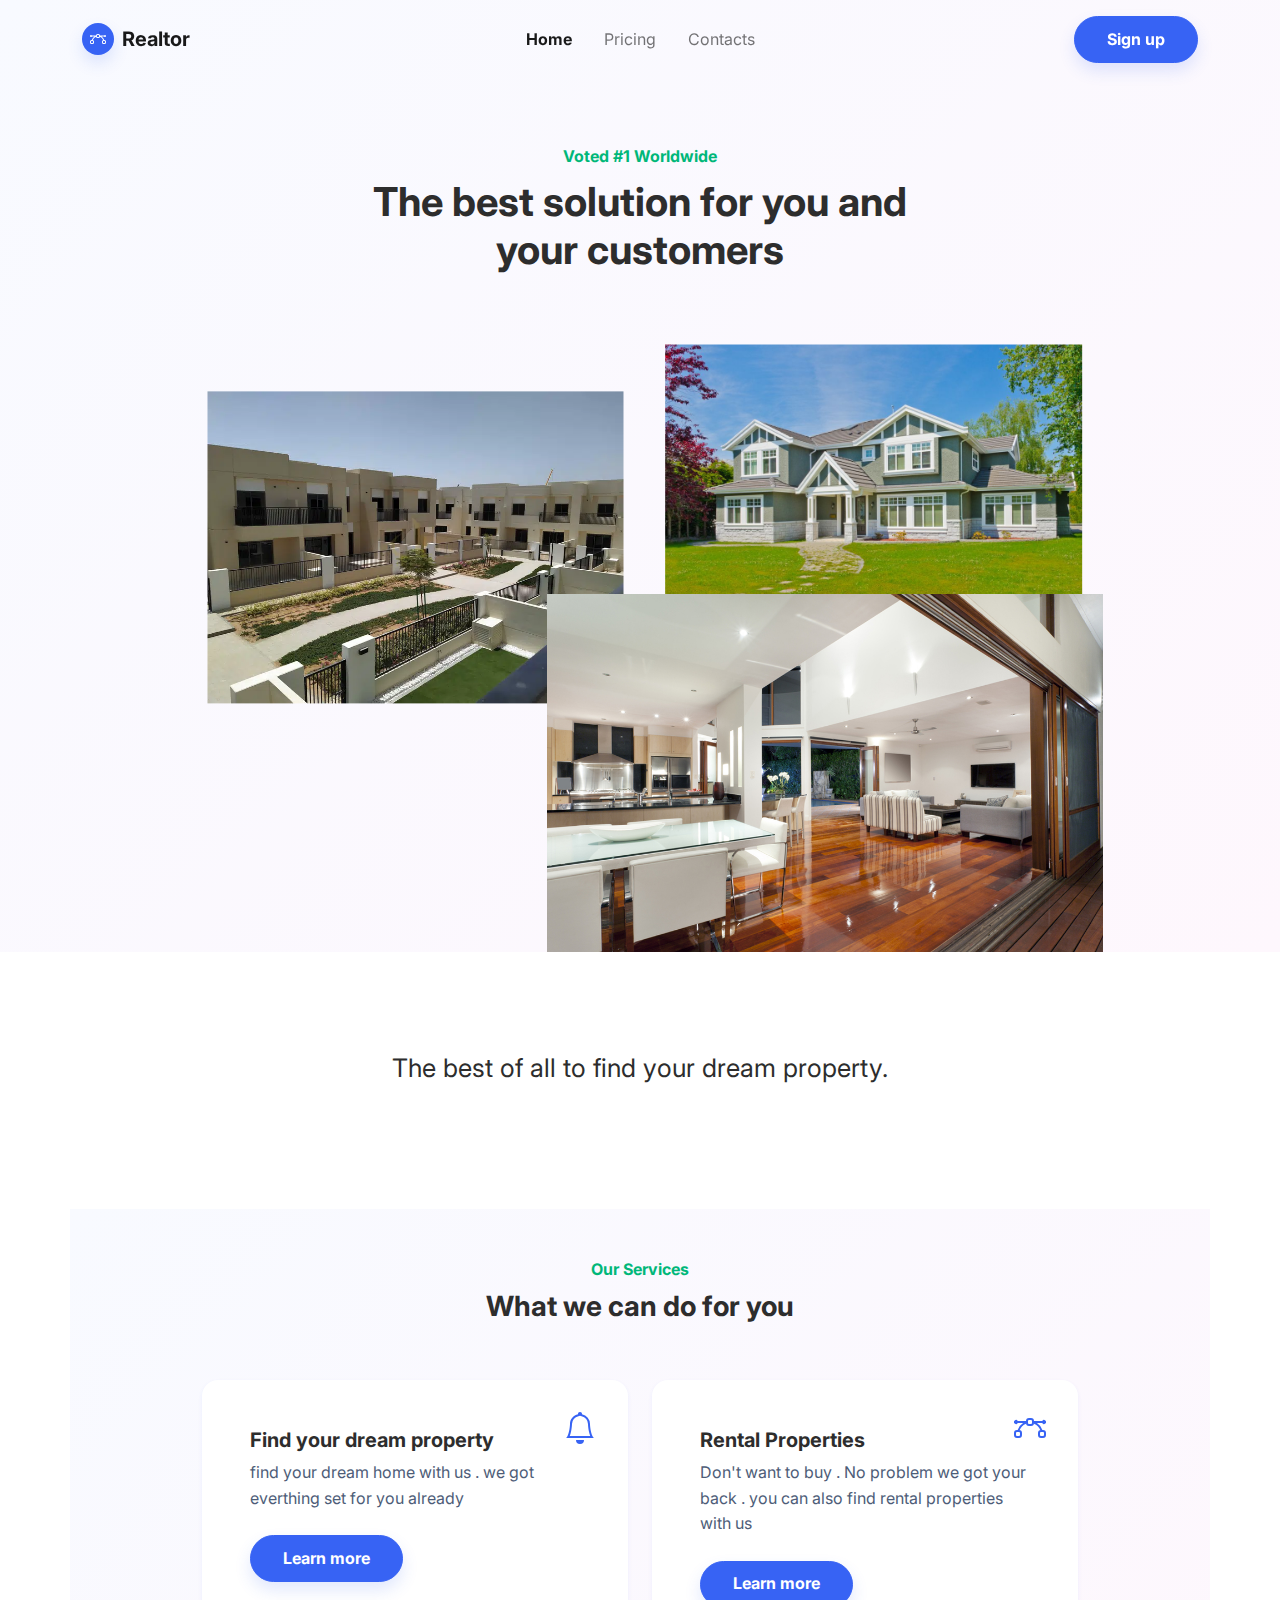
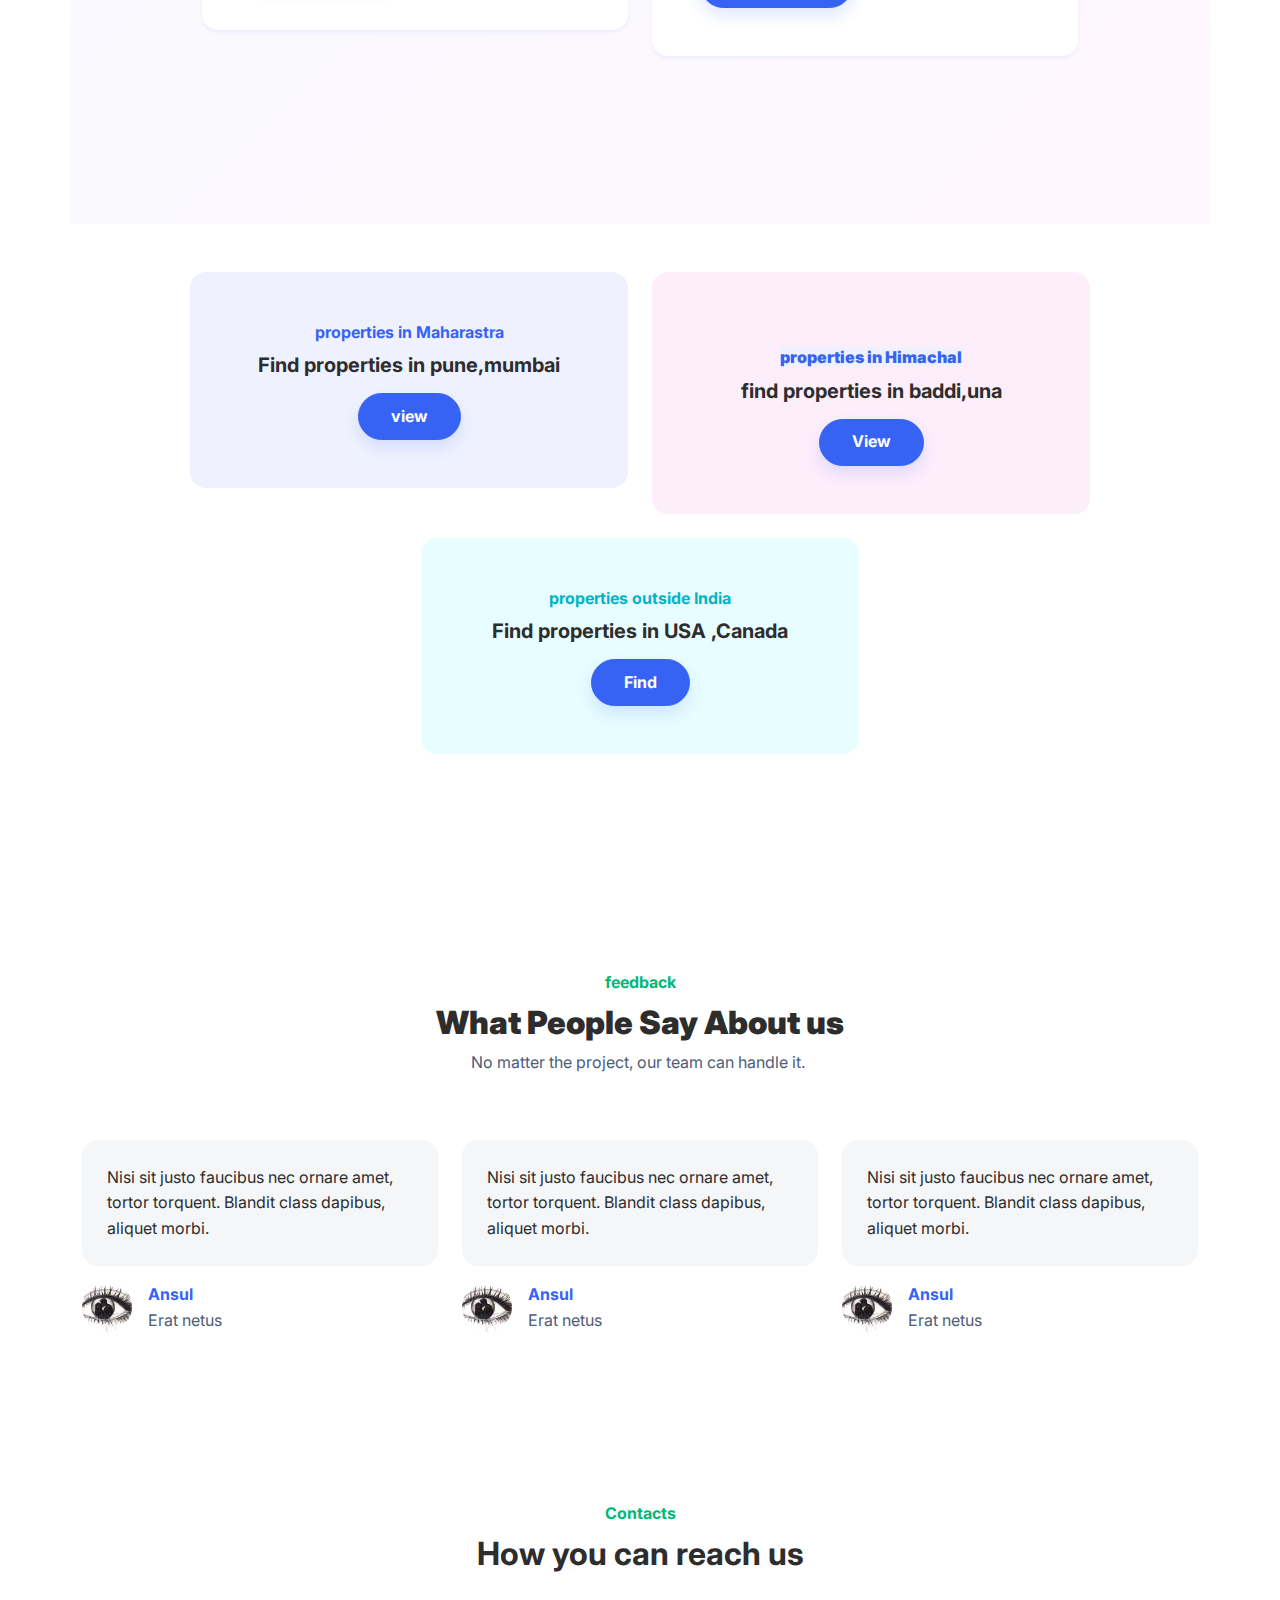
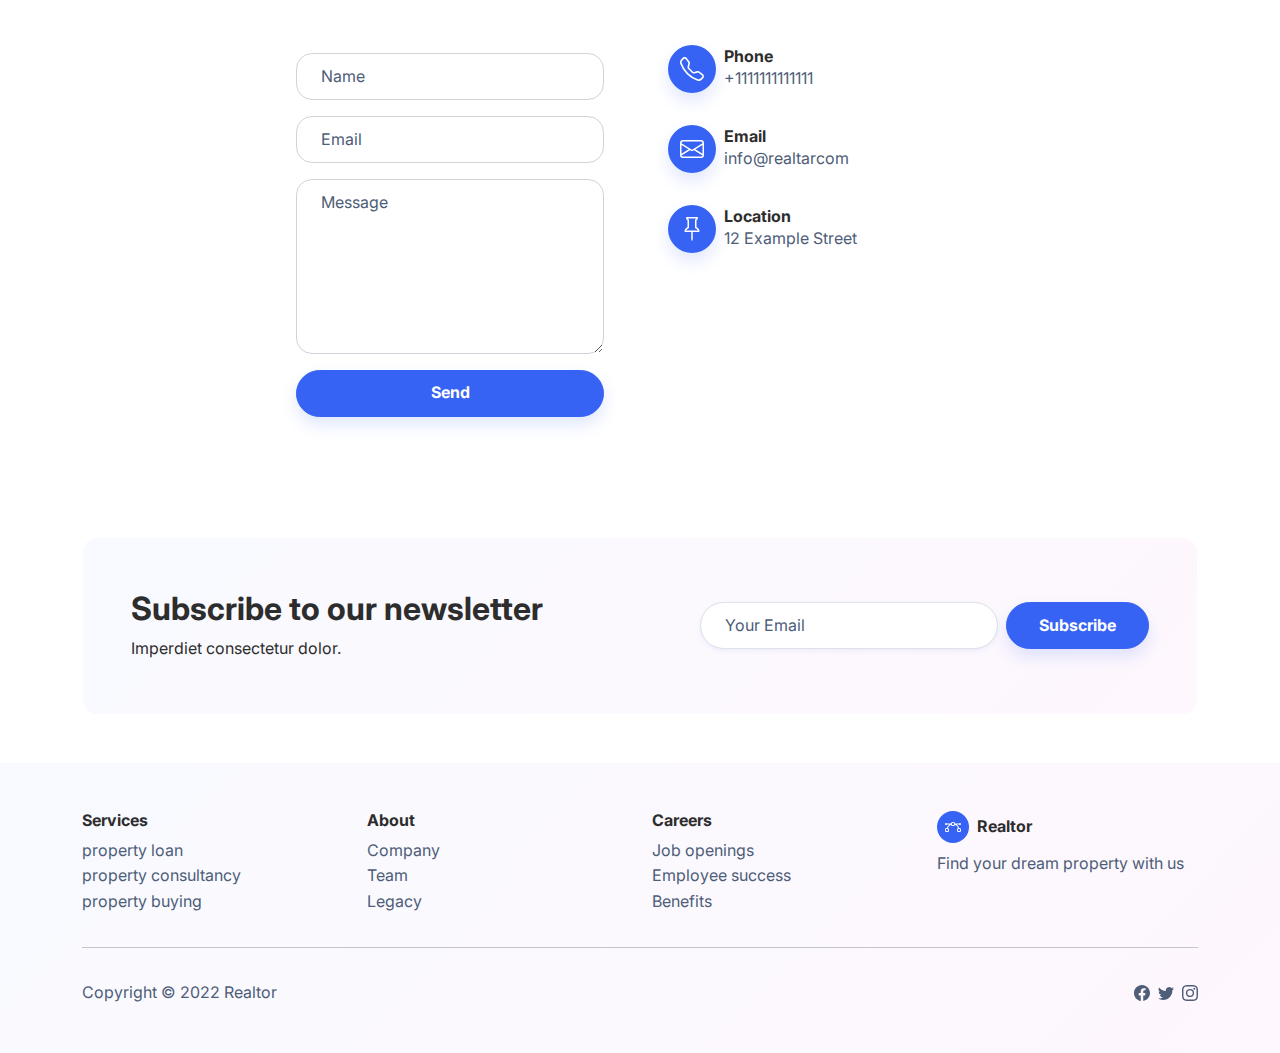
<file: index.html>
<!DOCTYPE html><html lang="en"><head><meta charset="utf-8"><meta name="viewport" content="width=device-width, initial-scale=1.0, shrink-to-fit=no"><title>Home - Brand</title><link rel="stylesheet" href="assets/bootstrap/css/bootstrap.min.css?h=6e481cf736b3c4ee4edf464e9d066835"><link rel="stylesheet" href="https://fonts.googleapis.com/css?family=Inter:300italic,400italic,600italic,700italic,800italic,400,300,600,700,800&amp;display=swap"><link rel="stylesheet" href="assets/css/styles.min.css?h=7b57e4e8bc94a21773918e3ecf93cc70"></head><body style="/*background: url(&quot;design.jpg&quot;);*/background-position: 0 -60px;"><!-- Start: Navbar Centered Links --><nav class="navbar navbar-light navbar-expand-md fixed-top navbar-shrink py-3" id="mainNav"><div class="container"><a class="navbar-brand d-flex align-items-center" href="/"><span class="bs-icon-sm bs-icon-circle bs-icon-primary shadow d-flex justify-content-center align-items-center me-2 bs-icon"><svg xmlns="http://www.w3.org/2000/svg" width="1em" height="1em" fill="currentColor" viewBox="0 0 16 16" class="bi bi-bezier">
  <path fill-rule="evenodd" d="M0 10.5A1.5 1.5 0 0 1 1.5 9h1A1.5 1.5 0 0 1 4 10.5v1A1.5 1.5 0 0 1 2.5 13h-1A1.5 1.5 0 0 1 0 11.5v-1zm1.5-.5a.5.5 0 0 0-.5.5v1a.5.5 0 0 0 .5.5h1a.5.5 0 0 0 .5-.5v-1a.5.5 0 0 0-.5-.5h-1zm10.5.5A1.5 1.5 0 0 1 13.5 9h1a1.5 1.5 0 0 1 1.5 1.5v1a1.5 1.5 0 0 1-1.5 1.5h-1a1.5 1.5 0 0 1-1.5-1.5v-1zm1.5-.5a.5.5 0 0 0-.5.5v1a.5.5 0 0 0 .5.5h1a.5.5 0 0 0 .5-.5v-1a.5.5 0 0 0-.5-.5h-1zM6 4.5A1.5 1.5 0 0 1 7.5 3h1A1.5 1.5 0 0 1 10 4.5v1A1.5 1.5 0 0 1 8.5 7h-1A1.5 1.5 0 0 1 6 5.5v-1zM7.5 4a.5.5 0 0 0-.5.5v1a.5.5 0 0 0 .5.5h1a.5.5 0 0 0 .5-.5v-1a.5.5 0 0 0-.5-.5h-1z"></path>
  <path d="M6 4.5H1.866a1 1 0 1 0 0 1h2.668A6.517 6.517 0 0 0 1.814 9H2.5c.123 0 .244.015.358.043a5.517 5.517 0 0 1 3.185-3.185A1.503 1.503 0 0 1 6 5.5v-1zm3.957 1.358A1.5 1.5 0 0 0 10 5.5v-1h4.134a1 1 0 1 1 0 1h-2.668a6.517 6.517 0 0 1 2.72 3.5H13.5c-.123 0-.243.015-.358.043a5.517 5.517 0 0 0-3.185-3.185z"></path>
</svg></span><span>Realtor</span></a><button data-bs-toggle="collapse" class="navbar-toggler" data-bs-target="#navcol-1"><span class="visually-hidden">Toggle navigation</span><span class="navbar-toggler-icon"></span></button><div class="collapse navbar-collapse" id="navcol-1"><ul class="navbar-nav mx-auto"><li class="nav-item"><a class="nav-link active" href="index.html">Home</a></li><li class="nav-item"><a class="nav-link" href="products.html">Pricing</a></li><li class="nav-item"><a class="nav-link" href="contacts.html">Contacts</a></li></ul><a class="btn btn-primary shadow" role="button" href="signup.html">Sign up</a></div></div></nav><!-- End: Navbar Centered Links --><header class="bg-primary-gradient pt-5"><!-- Start: Hero Clean Reverse --><div class="container pt-4 pt-xl-5"><div class="row pt-5"><div class="col-md-8 col-xl-6 text-center text-md-start mx-auto"><div class="text-center"><p class="fw-bold text-success mb-2">Voted #1 Worldwide</p><h1 class="fw-bold">The best solution for you and your customers</h1></div></div><div class="col-12 col-lg-10 mx-auto"><div class="position-relative" style="display: flex;flex-wrap: wrap;justify-content: flex-end;"><div style="position: relative;flex: 0 0 45%;transform: translate3d(-15%, 35%, 0);"><img class="img-fluid" data-bss-parallax="" data-bss-parallax-speed="0.8" src="assets/img/products/house.jpg?h=367e220a64839be9938b815568f3575d"></div><div style="position: relative;flex: 0 0 45%;transform: translate3d(-5%, 20%, 0);"><img class="img-fluid" data-bss-parallax="" data-bss-parallax-speed="0.4" src="assets/img/products/3.jpg?h=84d0842f2b0afca92d0f6cd4be9c73ea"></div><div style="position: relative;flex: 0 0 60%;transform: translate3d(0, 0%, 0);"><img class="img-fluid" data-bss-parallax="" data-bss-parallax-speed="0.25" src="assets/img/products/4.jpg?h=c91ef369673b66bf0a3ce2cbbb8ef348"></div></div></div></div></div><!-- End: Hero Clean Reverse --></header><section class="py-5"><div class="container text-center py-5"><p class="mb-4" style="font-size: 1.6rem;">The best of all to find your dream property.</p><a href="#"> </a><a href="#"> </a><a href="#"> </a><a href="#"> </a><a href="#"> </a><a href="#"> </a></div></section><section><!-- Start: Features Cards --><div class="container bg-primary-gradient py-5"><div class="row"><div class="col-md-8 col-xl-6 text-center mx-auto"><p class="fw-bold text-success mb-2">Our Services</p><h3 class="fw-bold">What we can do for you</h3></div></div><div class="py-5 p-lg-5"><div class="row row-cols-1 row-cols-md-2 mx-auto" style="max-width: 900px;"><div class="col mb-5"><div class="card shadow-sm"><div class="card-body px-4 py-5 px-md-5"><div class="bs-icon-lg d-flex justify-content-center align-items-center mb-3 bs-icon" style="top: 1rem;right: 1rem;position: absolute;"><svg xmlns="http://www.w3.org/2000/svg" width="1em" height="1em" fill="currentColor" viewBox="0 0 16 16" class="bi bi-bell">
  <path d="M8 16a2 2 0 0 0 2-2H6a2 2 0 0 0 2 2zM8 1.918l-.797.161A4.002 4.002 0 0 0 4 6c0 .628-.134 2.197-.459 3.742-.16.767-.376 1.566-.663 2.258h10.244c-.287-.692-.502-1.49-.663-2.258C12.134 8.197 12 6.628 12 6a4.002 4.002 0 0 0-3.203-3.92L8 1.917zM14.22 12c.223.447.481.801.78 1H1c.299-.199.557-.553.78-1C2.68 10.2 3 6.88 3 6c0-2.42 1.72-4.44 4.005-4.901a1 1 0 1 1 1.99 0A5.002 5.002 0 0 1 13 6c0 .88.32 4.2 1.22 6z"></path>
</svg></div><h5 class="fw-bold card-title">Find your dream property&nbsp;</h5><p class="text-muted card-text mb-4">find your dream home with us . we got everthing set for you already</p><button class="btn btn-primary shadow" type="button">Learn more</button></div></div></div><div class="col mb-5"><div class="card shadow-sm"><div class="card-body px-4 py-5 px-md-5"><div class="bs-icon-lg d-flex justify-content-center align-items-center mb-3 bs-icon" style="top: 1rem;right: 1rem;position: absolute;"><svg xmlns="http://www.w3.org/2000/svg" width="1em" height="1em" fill="currentColor" viewBox="0 0 16 16" class="bi bi-bezier">
  <path fill-rule="evenodd" d="M0 10.5A1.5 1.5 0 0 1 1.5 9h1A1.5 1.5 0 0 1 4 10.5v1A1.5 1.5 0 0 1 2.5 13h-1A1.5 1.5 0 0 1 0 11.5v-1zm1.5-.5a.5.5 0 0 0-.5.5v1a.5.5 0 0 0 .5.5h1a.5.5 0 0 0 .5-.5v-1a.5.5 0 0 0-.5-.5h-1zm10.5.5A1.5 1.5 0 0 1 13.5 9h1a1.5 1.5 0 0 1 1.5 1.5v1a1.5 1.5 0 0 1-1.5 1.5h-1a1.5 1.5 0 0 1-1.5-1.5v-1zm1.5-.5a.5.5 0 0 0-.5.5v1a.5.5 0 0 0 .5.5h1a.5.5 0 0 0 .5-.5v-1a.5.5 0 0 0-.5-.5h-1zM6 4.5A1.5 1.5 0 0 1 7.5 3h1A1.5 1.5 0 0 1 10 4.5v1A1.5 1.5 0 0 1 8.5 7h-1A1.5 1.5 0 0 1 6 5.5v-1zM7.5 4a.5.5 0 0 0-.5.5v1a.5.5 0 0 0 .5.5h1a.5.5 0 0 0 .5-.5v-1a.5.5 0 0 0-.5-.5h-1z"></path>
  <path d="M6 4.5H1.866a1 1 0 1 0 0 1h2.668A6.517 6.517 0 0 0 1.814 9H2.5c.123 0 .244.015.358.043a5.517 5.517 0 0 1 3.185-3.185A1.503 1.503 0 0 1 6 5.5v-1zm3.957 1.358A1.5 1.5 0 0 0 10 5.5v-1h4.134a1 1 0 1 1 0 1h-2.668a6.517 6.517 0 0 1 2.72 3.5H13.5c-.123 0-.243.015-.358.043a5.517 5.517 0 0 0-3.185-3.185z"></path>
</svg></div><h5 class="fw-bold card-title">Rental Properties</h5><p class="text-muted card-text mb-4">Don't want to buy . No problem we got your back . you can also find rental properties with us</p><button class="btn btn-primary shadow" type="button">Learn more</button></div></div></div><div class="col mb-4"><div class="card shadow-sm"></div></div><div class="col mb-4"><div class="card shadow-sm"></div></div></div></div></div><!-- End: Features Cards --></section><section><!-- Start: Features Cards --><div class="container py-5"><div class="mx-auto" style="max-width: 900px;"><div class="row row-cols-1 row-cols-md-2 d-flex justify-content-center"><div class="col mb-4"><div class="card bg-primary-light"><div class="card-body text-center px-4 py-5 px-md-5"><p class="fw-bold text-primary card-text mb-2">properties in Maharastra</p><h5 class="fw-bold card-title mb-3">Find properties in pune,mumbai</h5><a class="btn btn-primary shadow" role="button" href="pricing.html">view</a></div></div></div><div class="col mb-4"><div class="card bg-secondary-light"><div class="card-body text-center px-4 py-5 px-md-5"><p class="fw-bold text-secondary card-text mb-2"><br><strong><span style="color: rgb(55, 99, 244); background-color: rgb(239, 242, 254);">properties in Himachal</span></strong><br></p><h5 class="fw-bold card-title mb-3">find properties in baddi,una</h5><a class="btn btn-primary shadow" role="button" href="pricing-una.html">View</a></div></div></div><div class="col mb-4"><div class="card bg-info-light"><div class="card-body text-center px-4 py-5 px-md-5"><p class="fw-bold text-info card-text mb-2">properties outside India</p><h5 class="fw-bold card-title mb-3">Find properties in USA ,Canada</h5><a class="btn btn-primary shadow" role="button" href="products.html">Find</a></div></div></div></div></div></div><!-- End: Features Cards --></section><section class="py-5 mt-5"><!-- Start: Testimonials --><div class="container py-5"><div class="row mb-5"><div class="col-md-8 col-xl-6 text-center mx-auto"><p class="fw-bold text-success mb-2">feedback</p><h2 class="fw-bold"><strong>What People Say About us</strong></h2><p class="text-muted w-lg-50">No matter the project, our team can handle it.&nbsp;</p></div></div><div class="row row-cols-1 row-cols-sm-2 row-cols-lg-3 d-sm-flex justify-content-sm-center"><div class="col mb-4"><div class="d-flex flex-column align-items-center align-items-sm-start"><p class="bg-light border rounded border-light p-4">Nisi sit justo faucibus nec ornare amet, tortor torquent. Blandit class dapibus, aliquet morbi.</p><div class="d-flex"><img class="rounded-circle flex-shrink-0 me-3 fit-cover" width="50" height="50" src="assets/img/team/6f6bbc8848be77708ccb1c4a62b6ed8e--drawing-journal-drawing-tips.jpg?h=c2716d3fddcd72a46f983307108cd212"><div><p class="fw-bold text-primary mb-0">Ansul&nbsp;</p><p class="text-muted mb-0">Erat netus</p></div></div></div></div><div class="col mb-4"><div class="d-flex flex-column align-items-center align-items-sm-start"><p class="bg-light border rounded border-light p-4">Nisi sit justo faucibus nec ornare amet, tortor torquent. Blandit class dapibus, aliquet morbi.</p><div class="d-flex"><img class="rounded-circle flex-shrink-0 me-3 fit-cover" width="50" height="50" src="assets/img/team/6f6bbc8848be77708ccb1c4a62b6ed8e--drawing-journal-drawing-tips.jpg?h=c2716d3fddcd72a46f983307108cd212"><div><p class="fw-bold text-primary mb-0">Ansul</p><p class="text-muted mb-0">Erat netus</p></div></div></div></div><div class="col mb-4"><div class="d-flex flex-column align-items-center align-items-sm-start"><p class="bg-light border rounded border-light p-4">Nisi sit justo faucibus nec ornare amet, tortor torquent. Blandit class dapibus, aliquet morbi.</p><div class="d-flex"><img class="rounded-circle flex-shrink-0 me-3 fit-cover" width="50" height="50" src="assets/img/team/6f6bbc8848be77708ccb1c4a62b6ed8e--drawing-journal-drawing-tips.jpg?h=c2716d3fddcd72a46f983307108cd212"><div><p class="fw-bold text-primary mb-0">Ansul</p><p class="text-muted mb-0">Erat netus</p></div></div></div></div></div></div><!-- End: Testimonials --></section><!-- Start: Contact Details --><section class="py-5"><div class="container"><div class="row mb-5"><div class="col-md-8 col-xl-6 text-center mx-auto"><p class="fw-bold text-success mb-2">Contacts</p><h2 class="fw-bold">How you can reach us</h2></div></div><div class="row d-flex justify-content-center"><div class="col-md-6 col-xl-4"><div><form class="p-3 p-xl-4" method="post"><!-- Start: Success Example --><div class="mb-3"><input class="form-control" type="text" id="name-1" name="name" placeholder="Name"></div><!-- End: Success Example --><!-- Start: Error Example --><div class="mb-3"><input class="form-control" type="email" id="email-1" name="email" placeholder="Email"></div><!-- End: Error Example --><div class="mb-3"><textarea class="form-control" id="message-1" name="message" rows="6" placeholder="Message"></textarea></div><div><button class="btn btn-primary shadow d-block w-100" type="submit">Send </button></div></form></div></div><div class="col-md-4 col-xl-4 d-flex justify-content-center justify-content-xl-start"><div class="d-flex flex-wrap flex-md-column justify-content-md-start align-items-md-start h-100"><div class="d-flex align-items-center p-3"><div class="bs-icon-md bs-icon-circle bs-icon-primary shadow d-flex flex-shrink-0 justify-content-center align-items-center d-inline-block bs-icon bs-icon-md"><svg xmlns="http://www.w3.org/2000/svg" width="1em" height="1em" fill="currentColor" viewBox="0 0 16 16" class="bi bi-telephone">
  <path d="M3.654 1.328a.678.678 0 0 0-1.015-.063L1.605 2.3c-.483.484-.661 1.169-.45 1.77a17.568 17.568 0 0 0 4.168 6.608 17.569 17.569 0 0 0 6.608 4.168c.601.211 1.286.033 1.77-.45l1.034-1.034a.678.678 0 0 0-.063-1.015l-2.307-1.794a.678.678 0 0 0-.58-.122l-2.19.547a1.745 1.745 0 0 1-1.657-.459L5.482 8.062a1.745 1.745 0 0 1-.46-1.657l.548-2.19a.678.678 0 0 0-.122-.58L3.654 1.328zM1.884.511a1.745 1.745 0 0 1 2.612.163L6.29 2.98c.329.423.445.974.315 1.494l-.547 2.19a.678.678 0 0 0 .178.643l2.457 2.457a.678.678 0 0 0 .644.178l2.189-.547a1.745 1.745 0 0 1 1.494.315l2.306 1.794c.829.645.905 1.87.163 2.611l-1.034 1.034c-.74.74-1.846 1.065-2.877.702a18.634 18.634 0 0 1-7.01-4.42 18.634 18.634 0 0 1-4.42-7.009c-.362-1.03-.037-2.137.703-2.877L1.885.511z"></path>
</svg></div><div class="px-2"><h6 class="fw-bold mb-0">Phone</h6><p class="text-muted mb-0">+1111111111111</p></div></div><div class="d-flex align-items-center p-3"><div class="bs-icon-md bs-icon-circle bs-icon-primary shadow d-flex flex-shrink-0 justify-content-center align-items-center d-inline-block bs-icon bs-icon-md"><svg xmlns="http://www.w3.org/2000/svg" width="1em" height="1em" fill="currentColor" viewBox="0 0 16 16" class="bi bi-envelope">
  <path fill-rule="evenodd" d="M0 4a2 2 0 0 1 2-2h12a2 2 0 0 1 2 2v8a2 2 0 0 1-2 2H2a2 2 0 0 1-2-2V4Zm2-1a1 1 0 0 0-1 1v.217l7 4.2 7-4.2V4a1 1 0 0 0-1-1H2Zm13 2.383-4.708 2.825L15 11.105V5.383Zm-.034 6.876-5.64-3.471L8 9.583l-1.326-.795-5.64 3.47A1 1 0 0 0 2 13h12a1 1 0 0 0 .966-.741ZM1 11.105l4.708-2.897L1 5.383v5.722Z"></path>
</svg></div><div class="px-2"><h6 class="fw-bold mb-0">Email</h6><p class="text-muted mb-0">info@realtarcom</p></div></div><div class="d-flex align-items-center p-3"><div class="bs-icon-md bs-icon-circle bs-icon-primary shadow d-flex flex-shrink-0 justify-content-center align-items-center d-inline-block bs-icon bs-icon-md"><svg xmlns="http://www.w3.org/2000/svg" width="1em" height="1em" fill="currentColor" viewBox="0 0 16 16" class="bi bi-pin">
  <path d="M4.146.146A.5.5 0 0 1 4.5 0h7a.5.5 0 0 1 .5.5c0 .68-.342 1.174-.646 1.479-.126.125-.25.224-.354.298v4.431l.078.048c.203.127.476.314.751.555C12.36 7.775 13 8.527 13 9.5a.5.5 0 0 1-.5.5h-4v4.5c0 .276-.224 1.5-.5 1.5s-.5-1.224-.5-1.5V10h-4a.5.5 0 0 1-.5-.5c0-.973.64-1.725 1.17-2.189A5.921 5.921 0 0 1 5 6.708V2.277a2.77 2.77 0 0 1-.354-.298C4.342 1.674 4 1.179 4 .5a.5.5 0 0 1 .146-.354zm1.58 1.408-.002-.001.002.001zm-.002-.001.002.001A.5.5 0 0 1 6 2v5a.5.5 0 0 1-.276.447h-.002l-.012.007-.054.03a4.922 4.922 0 0 0-.827.58c-.318.278-.585.596-.725.936h7.792c-.14-.34-.407-.658-.725-.936a4.915 4.915 0 0 0-.881-.61l-.012-.006h-.002A.5.5 0 0 1 10 7V2a.5.5 0 0 1 .295-.458 1.775 1.775 0 0 0 .351-.271c.08-.08.155-.17.214-.271H5.14c.06.1.133.191.214.271a1.78 1.78 0 0 0 .37.282z"></path>
</svg></div><div class="px-2"><h6 class="fw-bold mb-0">Location</h6><p class="text-muted mb-0">12 Example Street</p></div></div></div></div></div></div></section><!-- End: Contact Details --><!-- Start: Newsletter Subscription Color --><section class="py-5"><div class="container"><div class="border rounded border-white d-flex flex-column justify-content-between align-items-center flex-lg-row bg-primary-gradient p-4 p-lg-5"><div class="text-center text-lg-start py-3 py-lg-1"><h2 class="fw-bold mb-2">Subscribe to our newsletter</h2><p class="mb-0">Imperdiet consectetur dolor.</p></div><form class="d-flex justify-content-center flex-wrap flex-lg-nowrap" method="post"><div class="my-2"><input class="border rounded-pill shadow-sm form-control" type="email" name="email" placeholder="Your Email"></div><div class="my-2"><button class="btn btn-primary shadow ms-2" type="submit">Subscribe </button></div></form></div></div></section><!-- End: Newsletter Subscription Color --><!-- Start: Footer Multi Column --><footer class="bg-primary-gradient"><div class="container py-4 py-lg-5"><div class="row justify-content-center"><!-- Start: Services --><div class="col-sm-4 col-md-3 text-center text-lg-start d-flex flex-column item"><h3 class="fs-6 fw-bold">Services</h3><ul class="list-unstyled"><li><a href="#">property loan</a></li><li><a href="#">property consultancy</a></li><li><a href="#">property buying</a></li></ul></div><!-- End: Services --><!-- Start: About --><div class="col-sm-4 col-md-3 text-center text-lg-start d-flex flex-column item"><h3 class="fs-6 fw-bold">About</h3><ul class="list-unstyled"><li><a href="#">Company</a></li><li><a href="#">Team</a></li><li><a href="#">Legacy</a></li></ul></div><!-- End: About --><!-- Start: Careers --><div class="col-sm-4 col-md-3 text-center text-lg-start d-flex flex-column item"><h3 class="fs-6 fw-bold">Careers</h3><ul class="list-unstyled"><li><a href="#">Job openings</a></li><li><a href="#">Employee success</a></li><li><a href="#">Benefits</a></li></ul></div><!-- End: Careers --><!-- Start: Social Icons --><div class="col-lg-3 text-center text-lg-start d-flex flex-column align-items-center order-first align-items-lg-start order-lg-last item social"><div class="fw-bold d-flex align-items-center mb-2"><span class="bs-icon-sm bs-icon-circle bs-icon-primary d-flex justify-content-center align-items-center bs-icon me-2"><svg xmlns="http://www.w3.org/2000/svg" width="1em" height="1em" fill="currentColor" viewBox="0 0 16 16" class="bi bi-bezier">
  <path fill-rule="evenodd" d="M0 10.5A1.5 1.5 0 0 1 1.5 9h1A1.5 1.5 0 0 1 4 10.5v1A1.5 1.5 0 0 1 2.5 13h-1A1.5 1.5 0 0 1 0 11.5v-1zm1.5-.5a.5.5 0 0 0-.5.5v1a.5.5 0 0 0 .5.5h1a.5.5 0 0 0 .5-.5v-1a.5.5 0 0 0-.5-.5h-1zm10.5.5A1.5 1.5 0 0 1 13.5 9h1a1.5 1.5 0 0 1 1.5 1.5v1a1.5 1.5 0 0 1-1.5 1.5h-1a1.5 1.5 0 0 1-1.5-1.5v-1zm1.5-.5a.5.5 0 0 0-.5.5v1a.5.5 0 0 0 .5.5h1a.5.5 0 0 0 .5-.5v-1a.5.5 0 0 0-.5-.5h-1zM6 4.5A1.5 1.5 0 0 1 7.5 3h1A1.5 1.5 0 0 1 10 4.5v1A1.5 1.5 0 0 1 8.5 7h-1A1.5 1.5 0 0 1 6 5.5v-1zM7.5 4a.5.5 0 0 0-.5.5v1a.5.5 0 0 0 .5.5h1a.5.5 0 0 0 .5-.5v-1a.5.5 0 0 0-.5-.5h-1z"></path>
  <path d="M6 4.5H1.866a1 1 0 1 0 0 1h2.668A6.517 6.517 0 0 0 1.814 9H2.5c.123 0 .244.015.358.043a5.517 5.517 0 0 1 3.185-3.185A1.503 1.503 0 0 1 6 5.5v-1zm3.957 1.358A1.5 1.5 0 0 0 10 5.5v-1h4.134a1 1 0 1 1 0 1h-2.668a6.517 6.517 0 0 1 2.72 3.5H13.5c-.123 0-.243.015-.358.043a5.517 5.517 0 0 0-3.185-3.185z"></path>
</svg></span><span>Realtor</span></div><p class="text-muted copyright">Find your dream property with us&nbsp;</p></div><!-- End: Social Icons --></div><hr><div class="text-muted d-flex justify-content-between align-items-center pt-3"><p class="mb-0">Copyright © 2022 Realtor</p><ul class="list-inline mb-0"><li class="list-inline-item"><svg xmlns="http://www.w3.org/2000/svg" width="1em" height="1em" fill="currentColor" viewBox="0 0 16 16" class="bi bi-facebook">
  <path d="M16 8.049c0-4.446-3.582-8.05-8-8.05C3.58 0-.002 3.603-.002 8.05c0 4.017 2.926 7.347 6.75 7.951v-5.625h-2.03V8.05H6.75V6.275c0-2.017 1.195-3.131 3.022-3.131.876 0 1.791.157 1.791.157v1.98h-1.009c-.993 0-1.303.621-1.303 1.258v1.51h2.218l-.354 2.326H9.25V16c3.824-.604 6.75-3.934 6.75-7.951z"></path>
</svg></li><li class="list-inline-item"><svg xmlns="http://www.w3.org/2000/svg" width="1em" height="1em" fill="currentColor" viewBox="0 0 16 16" class="bi bi-twitter">
  <path d="M5.026 15c6.038 0 9.341-5.003 9.341-9.334 0-.14 0-.282-.006-.422A6.685 6.685 0 0 0 16 3.542a6.658 6.658 0 0 1-1.889.518 3.301 3.301 0 0 0 1.447-1.817 6.533 6.533 0 0 1-2.087.793A3.286 3.286 0 0 0 7.875 6.03a9.325 9.325 0 0 1-6.767-3.429 3.289 3.289 0 0 0 1.018 4.382A3.323 3.323 0 0 1 .64 6.575v.045a3.288 3.288 0 0 0 2.632 3.218 3.203 3.203 0 0 1-.865.115 3.23 3.23 0 0 1-.614-.057 3.283 3.283 0 0 0 3.067 2.277A6.588 6.588 0 0 1 .78 13.58a6.32 6.32 0 0 1-.78-.045A9.344 9.344 0 0 0 5.026 15z"></path>
</svg></li><li class="list-inline-item"><svg xmlns="http://www.w3.org/2000/svg" width="1em" height="1em" fill="currentColor" viewBox="0 0 16 16" class="bi bi-instagram">
  <path d="M8 0C5.829 0 5.556.01 4.703.048 3.85.088 3.269.222 2.76.42a3.917 3.917 0 0 0-1.417.923A3.927 3.927 0 0 0 .42 2.76C.222 3.268.087 3.85.048 4.7.01 5.555 0 5.827 0 8.001c0 2.172.01 2.444.048 3.297.04.852.174 1.433.372 1.942.205.526.478.972.923 1.417.444.445.89.719 1.416.923.51.198 1.09.333 1.942.372C5.555 15.99 5.827 16 8 16s2.444-.01 3.298-.048c.851-.04 1.434-.174 1.943-.372a3.916 3.916 0 0 0 1.416-.923c.445-.445.718-.891.923-1.417.197-.509.332-1.09.372-1.942C15.99 10.445 16 10.173 16 8s-.01-2.445-.048-3.299c-.04-.851-.175-1.433-.372-1.941a3.926 3.926 0 0 0-.923-1.417A3.911 3.911 0 0 0 13.24.42c-.51-.198-1.092-.333-1.943-.372C10.443.01 10.172 0 7.998 0h.003zm-.717 1.442h.718c2.136 0 2.389.007 3.232.046.78.035 1.204.166 1.486.275.373.145.64.319.92.599.28.28.453.546.598.92.11.281.24.705.275 1.485.039.843.047 1.096.047 3.231s-.008 2.389-.047 3.232c-.035.78-.166 1.203-.275 1.485a2.47 2.47 0 0 1-.599.919c-.28.28-.546.453-.92.598-.28.11-.704.24-1.485.276-.843.038-1.096.047-3.232.047s-2.39-.009-3.233-.047c-.78-.036-1.203-.166-1.485-.276a2.478 2.478 0 0 1-.92-.598 2.48 2.48 0 0 1-.6-.92c-.109-.281-.24-.705-.275-1.485-.038-.843-.046-1.096-.046-3.233 0-2.136.008-2.388.046-3.231.036-.78.166-1.204.276-1.486.145-.373.319-.64.599-.92.28-.28.546-.453.92-.598.282-.11.705-.24 1.485-.276.738-.034 1.024-.044 2.515-.045v.002zm4.988 1.328a.96.96 0 1 0 0 1.92.96.96 0 0 0 0-1.92zm-4.27 1.122a4.109 4.109 0 1 0 0 8.217 4.109 4.109 0 0 0 0-8.217zm0 1.441a2.667 2.667 0 1 1 0 5.334 2.667 2.667 0 0 1 0-5.334z"></path>
</svg></li></ul></div></div></footer><!-- End: Footer Multi Column --><script src="assets/js/jquery.min.js?h=84e399b8f2181ccd73394fdeddff1638"></script><script src="assets/bootstrap/js/bootstrap.min.js?h=5488c86a1260428f0c13c0f8fb06bf6a"></script><script src="assets/js/script.min.js?h=2d5c83a0b230af4e0f7b277aff5d5fd7"></script></body></html>
</file>
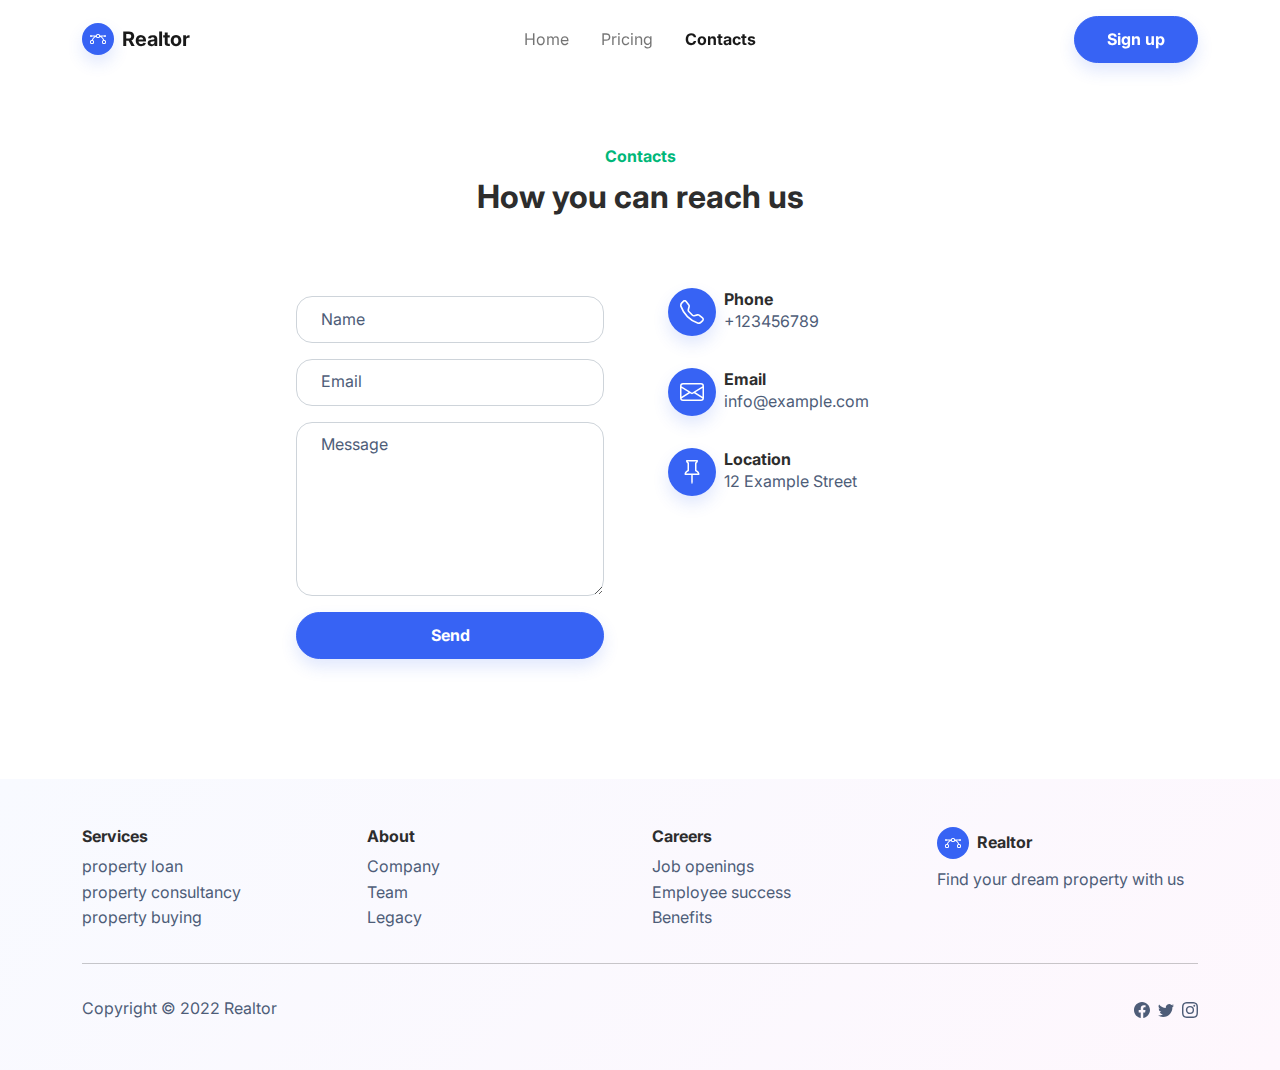
<file: contacts.html>
<!DOCTYPE html><html lang="en"><head><meta charset="utf-8"><meta name="viewport" content="width=device-width, initial-scale=1.0, shrink-to-fit=no"><title>Contacts - Brand</title><link rel="stylesheet" href="assets/bootstrap/css/bootstrap.min.css?h=6e481cf736b3c4ee4edf464e9d066835"><link rel="stylesheet" href="https://fonts.googleapis.com/css?family=Inter:300italic,400italic,600italic,700italic,800italic,400,300,600,700,800&amp;display=swap"><link rel="stylesheet" href="assets/css/styles.min.css?h=7b57e4e8bc94a21773918e3ecf93cc70"></head><body style="/*background: url(&quot;design.jpg&quot;);*/background-position: 0 -60px;"><!-- Start: Navbar Centered Links --><nav class="navbar navbar-light navbar-expand-md fixed-top navbar-shrink py-3" id="mainNav"><div class="container"><a class="navbar-brand d-flex align-items-center" href="/"><span class="bs-icon-sm bs-icon-circle bs-icon-primary shadow d-flex justify-content-center align-items-center me-2 bs-icon"><svg xmlns="http://www.w3.org/2000/svg" width="1em" height="1em" fill="currentColor" viewBox="0 0 16 16" class="bi bi-bezier">
  <path fill-rule="evenodd" d="M0 10.5A1.5 1.5 0 0 1 1.5 9h1A1.5 1.5 0 0 1 4 10.5v1A1.5 1.5 0 0 1 2.5 13h-1A1.5 1.5 0 0 1 0 11.5v-1zm1.5-.5a.5.5 0 0 0-.5.5v1a.5.5 0 0 0 .5.5h1a.5.5 0 0 0 .5-.5v-1a.5.5 0 0 0-.5-.5h-1zm10.5.5A1.5 1.5 0 0 1 13.5 9h1a1.5 1.5 0 0 1 1.5 1.5v1a1.5 1.5 0 0 1-1.5 1.5h-1a1.5 1.5 0 0 1-1.5-1.5v-1zm1.5-.5a.5.5 0 0 0-.5.5v1a.5.5 0 0 0 .5.5h1a.5.5 0 0 0 .5-.5v-1a.5.5 0 0 0-.5-.5h-1zM6 4.5A1.5 1.5 0 0 1 7.5 3h1A1.5 1.5 0 0 1 10 4.5v1A1.5 1.5 0 0 1 8.5 7h-1A1.5 1.5 0 0 1 6 5.5v-1zM7.5 4a.5.5 0 0 0-.5.5v1a.5.5 0 0 0 .5.5h1a.5.5 0 0 0 .5-.5v-1a.5.5 0 0 0-.5-.5h-1z"></path>
  <path d="M6 4.5H1.866a1 1 0 1 0 0 1h2.668A6.517 6.517 0 0 0 1.814 9H2.5c.123 0 .244.015.358.043a5.517 5.517 0 0 1 3.185-3.185A1.503 1.503 0 0 1 6 5.5v-1zm3.957 1.358A1.5 1.5 0 0 0 10 5.5v-1h4.134a1 1 0 1 1 0 1h-2.668a6.517 6.517 0 0 1 2.72 3.5H13.5c-.123 0-.243.015-.358.043a5.517 5.517 0 0 0-3.185-3.185z"></path>
</svg></span><span>Realtor</span></a><button data-bs-toggle="collapse" class="navbar-toggler" data-bs-target="#navcol-1"><span class="visually-hidden">Toggle navigation</span><span class="navbar-toggler-icon"></span></button><div class="collapse navbar-collapse" id="navcol-1"><ul class="navbar-nav mx-auto"><li class="nav-item"><a class="nav-link" href="index.html">Home</a></li><li class="nav-item"><a class="nav-link" href="products.html">Pricing</a></li><li class="nav-item"><a class="nav-link active" href="contacts.html">Contacts</a></li></ul><a class="btn btn-primary shadow" role="button" href="signup.html">Sign up</a></div></div></nav><!-- End: Navbar Centered Links --><!-- Start: Contact Details --><section class="py-5 mt-5"><div class="container py-5"><div class="row mb-5"><div class="col-md-8 col-xl-6 text-center mx-auto"><p class="fw-bold text-success mb-2">Contacts</p><h2 class="fw-bold">How you can reach us</h2></div></div><div class="row d-flex justify-content-center"><div class="col-md-6 col-xl-4"><div><form class="p-3 p-xl-4" method="post"><!-- Start: Success Example --><div class="mb-3"><input class="form-control" type="text" id="name-1" name="name" placeholder="Name"></div><!-- End: Success Example --><!-- Start: Error Example --><div class="mb-3"><input class="form-control" type="email" id="email-1" name="email" placeholder="Email"></div><!-- End: Error Example --><div class="mb-3"><textarea class="form-control" id="message-1" name="message" rows="6" placeholder="Message"></textarea></div><div><button class="btn btn-primary shadow d-block w-100" type="submit">Send </button></div></form></div></div><div class="col-md-4 col-xl-4 d-flex justify-content-center justify-content-xl-start"><div class="d-flex flex-wrap flex-md-column justify-content-md-start align-items-md-start h-100"><div class="d-flex align-items-center p-3"><div class="bs-icon-md bs-icon-circle bs-icon-primary shadow d-flex flex-shrink-0 justify-content-center align-items-center d-inline-block bs-icon bs-icon-md"><svg xmlns="http://www.w3.org/2000/svg" width="1em" height="1em" fill="currentColor" viewBox="0 0 16 16" class="bi bi-telephone">
  <path d="M3.654 1.328a.678.678 0 0 0-1.015-.063L1.605 2.3c-.483.484-.661 1.169-.45 1.77a17.568 17.568 0 0 0 4.168 6.608 17.569 17.569 0 0 0 6.608 4.168c.601.211 1.286.033 1.77-.45l1.034-1.034a.678.678 0 0 0-.063-1.015l-2.307-1.794a.678.678 0 0 0-.58-.122l-2.19.547a1.745 1.745 0 0 1-1.657-.459L5.482 8.062a1.745 1.745 0 0 1-.46-1.657l.548-2.19a.678.678 0 0 0-.122-.58L3.654 1.328zM1.884.511a1.745 1.745 0 0 1 2.612.163L6.29 2.98c.329.423.445.974.315 1.494l-.547 2.19a.678.678 0 0 0 .178.643l2.457 2.457a.678.678 0 0 0 .644.178l2.189-.547a1.745 1.745 0 0 1 1.494.315l2.306 1.794c.829.645.905 1.87.163 2.611l-1.034 1.034c-.74.74-1.846 1.065-2.877.702a18.634 18.634 0 0 1-7.01-4.42 18.634 18.634 0 0 1-4.42-7.009c-.362-1.03-.037-2.137.703-2.877L1.885.511z"></path>
</svg></div><div class="px-2"><h6 class="fw-bold mb-0">Phone</h6><p class="text-muted mb-0">+123456789</p></div></div><div class="d-flex align-items-center p-3"><div class="bs-icon-md bs-icon-circle bs-icon-primary shadow d-flex flex-shrink-0 justify-content-center align-items-center d-inline-block bs-icon bs-icon-md"><svg xmlns="http://www.w3.org/2000/svg" width="1em" height="1em" fill="currentColor" viewBox="0 0 16 16" class="bi bi-envelope">
  <path fill-rule="evenodd" d="M0 4a2 2 0 0 1 2-2h12a2 2 0 0 1 2 2v8a2 2 0 0 1-2 2H2a2 2 0 0 1-2-2V4Zm2-1a1 1 0 0 0-1 1v.217l7 4.2 7-4.2V4a1 1 0 0 0-1-1H2Zm13 2.383-4.708 2.825L15 11.105V5.383Zm-.034 6.876-5.64-3.471L8 9.583l-1.326-.795-5.64 3.47A1 1 0 0 0 2 13h12a1 1 0 0 0 .966-.741ZM1 11.105l4.708-2.897L1 5.383v5.722Z"></path>
</svg></div><div class="px-2"><h6 class="fw-bold mb-0">Email</h6><p class="text-muted mb-0">info@example.com</p></div></div><div class="d-flex align-items-center p-3"><div class="bs-icon-md bs-icon-circle bs-icon-primary shadow d-flex flex-shrink-0 justify-content-center align-items-center d-inline-block bs-icon bs-icon-md"><svg xmlns="http://www.w3.org/2000/svg" width="1em" height="1em" fill="currentColor" viewBox="0 0 16 16" class="bi bi-pin">
  <path d="M4.146.146A.5.5 0 0 1 4.5 0h7a.5.5 0 0 1 .5.5c0 .68-.342 1.174-.646 1.479-.126.125-.25.224-.354.298v4.431l.078.048c.203.127.476.314.751.555C12.36 7.775 13 8.527 13 9.5a.5.5 0 0 1-.5.5h-4v4.5c0 .276-.224 1.5-.5 1.5s-.5-1.224-.5-1.5V10h-4a.5.5 0 0 1-.5-.5c0-.973.64-1.725 1.17-2.189A5.921 5.921 0 0 1 5 6.708V2.277a2.77 2.77 0 0 1-.354-.298C4.342 1.674 4 1.179 4 .5a.5.5 0 0 1 .146-.354zm1.58 1.408-.002-.001.002.001zm-.002-.001.002.001A.5.5 0 0 1 6 2v5a.5.5 0 0 1-.276.447h-.002l-.012.007-.054.03a4.922 4.922 0 0 0-.827.58c-.318.278-.585.596-.725.936h7.792c-.14-.34-.407-.658-.725-.936a4.915 4.915 0 0 0-.881-.61l-.012-.006h-.002A.5.5 0 0 1 10 7V2a.5.5 0 0 1 .295-.458 1.775 1.775 0 0 0 .351-.271c.08-.08.155-.17.214-.271H5.14c.06.1.133.191.214.271a1.78 1.78 0 0 0 .37.282z"></path>
</svg></div><div class="px-2"><h6 class="fw-bold mb-0">Location</h6><p class="text-muted mb-0">12 Example Street</p></div></div></div></div></div></div></section><!-- End: Contact Details --><!-- Start: Footer Multi Column --><footer class="bg-primary-gradient"><div class="container py-4 py-lg-5"><div class="row justify-content-center"><!-- Start: Services --><div class="col-sm-4 col-md-3 text-center text-lg-start d-flex flex-column item"><h3 class="fs-6 fw-bold">Services</h3><ul class="list-unstyled"><li><a href="#">property loan</a></li><li><a href="#">property consultancy</a></li><li><a href="#">property buying</a></li></ul></div><!-- End: Services --><!-- Start: About --><div class="col-sm-4 col-md-3 text-center text-lg-start d-flex flex-column item"><h3 class="fs-6 fw-bold">About</h3><ul class="list-unstyled"><li><a href="#">Company</a></li><li><a href="#">Team</a></li><li><a href="#">Legacy</a></li></ul></div><!-- End: About --><!-- Start: Careers --><div class="col-sm-4 col-md-3 text-center text-lg-start d-flex flex-column item"><h3 class="fs-6 fw-bold">Careers</h3><ul class="list-unstyled"><li><a href="#">Job openings</a></li><li><a href="#">Employee success</a></li><li><a href="#">Benefits</a></li></ul></div><!-- End: Careers --><!-- Start: Social Icons --><div class="col-lg-3 text-center text-lg-start d-flex flex-column align-items-center order-first align-items-lg-start order-lg-last item social"><div class="fw-bold d-flex align-items-center mb-2"><span class="bs-icon-sm bs-icon-circle bs-icon-primary d-flex justify-content-center align-items-center bs-icon me-2"><svg xmlns="http://www.w3.org/2000/svg" width="1em" height="1em" fill="currentColor" viewBox="0 0 16 16" class="bi bi-bezier">
  <path fill-rule="evenodd" d="M0 10.5A1.5 1.5 0 0 1 1.5 9h1A1.5 1.5 0 0 1 4 10.5v1A1.5 1.5 0 0 1 2.5 13h-1A1.5 1.5 0 0 1 0 11.5v-1zm1.5-.5a.5.5 0 0 0-.5.5v1a.5.5 0 0 0 .5.5h1a.5.5 0 0 0 .5-.5v-1a.5.5 0 0 0-.5-.5h-1zm10.5.5A1.5 1.5 0 0 1 13.5 9h1a1.5 1.5 0 0 1 1.5 1.5v1a1.5 1.5 0 0 1-1.5 1.5h-1a1.5 1.5 0 0 1-1.5-1.5v-1zm1.5-.5a.5.5 0 0 0-.5.5v1a.5.5 0 0 0 .5.5h1a.5.5 0 0 0 .5-.5v-1a.5.5 0 0 0-.5-.5h-1zM6 4.5A1.5 1.5 0 0 1 7.5 3h1A1.5 1.5 0 0 1 10 4.5v1A1.5 1.5 0 0 1 8.5 7h-1A1.5 1.5 0 0 1 6 5.5v-1zM7.5 4a.5.5 0 0 0-.5.5v1a.5.5 0 0 0 .5.5h1a.5.5 0 0 0 .5-.5v-1a.5.5 0 0 0-.5-.5h-1z"></path>
  <path d="M6 4.5H1.866a1 1 0 1 0 0 1h2.668A6.517 6.517 0 0 0 1.814 9H2.5c.123 0 .244.015.358.043a5.517 5.517 0 0 1 3.185-3.185A1.503 1.503 0 0 1 6 5.5v-1zm3.957 1.358A1.5 1.5 0 0 0 10 5.5v-1h4.134a1 1 0 1 1 0 1h-2.668a6.517 6.517 0 0 1 2.72 3.5H13.5c-.123 0-.243.015-.358.043a5.517 5.517 0 0 0-3.185-3.185z"></path>
</svg></span><span>Realtor</span></div><p class="text-muted copyright">Find your dream property with us&nbsp;</p></div><!-- End: Social Icons --></div><hr><div class="text-muted d-flex justify-content-between align-items-center pt-3"><p class="mb-0">Copyright © 2022 Realtor</p><ul class="list-inline mb-0"><li class="list-inline-item"><svg xmlns="http://www.w3.org/2000/svg" width="1em" height="1em" fill="currentColor" viewBox="0 0 16 16" class="bi bi-facebook">
  <path d="M16 8.049c0-4.446-3.582-8.05-8-8.05C3.58 0-.002 3.603-.002 8.05c0 4.017 2.926 7.347 6.75 7.951v-5.625h-2.03V8.05H6.75V6.275c0-2.017 1.195-3.131 3.022-3.131.876 0 1.791.157 1.791.157v1.98h-1.009c-.993 0-1.303.621-1.303 1.258v1.51h2.218l-.354 2.326H9.25V16c3.824-.604 6.75-3.934 6.75-7.951z"></path>
</svg></li><li class="list-inline-item"><svg xmlns="http://www.w3.org/2000/svg" width="1em" height="1em" fill="currentColor" viewBox="0 0 16 16" class="bi bi-twitter">
  <path d="M5.026 15c6.038 0 9.341-5.003 9.341-9.334 0-.14 0-.282-.006-.422A6.685 6.685 0 0 0 16 3.542a6.658 6.658 0 0 1-1.889.518 3.301 3.301 0 0 0 1.447-1.817 6.533 6.533 0 0 1-2.087.793A3.286 3.286 0 0 0 7.875 6.03a9.325 9.325 0 0 1-6.767-3.429 3.289 3.289 0 0 0 1.018 4.382A3.323 3.323 0 0 1 .64 6.575v.045a3.288 3.288 0 0 0 2.632 3.218 3.203 3.203 0 0 1-.865.115 3.23 3.23 0 0 1-.614-.057 3.283 3.283 0 0 0 3.067 2.277A6.588 6.588 0 0 1 .78 13.58a6.32 6.32 0 0 1-.78-.045A9.344 9.344 0 0 0 5.026 15z"></path>
</svg></li><li class="list-inline-item"><svg xmlns="http://www.w3.org/2000/svg" width="1em" height="1em" fill="currentColor" viewBox="0 0 16 16" class="bi bi-instagram">
  <path d="M8 0C5.829 0 5.556.01 4.703.048 3.85.088 3.269.222 2.76.42a3.917 3.917 0 0 0-1.417.923A3.927 3.927 0 0 0 .42 2.76C.222 3.268.087 3.85.048 4.7.01 5.555 0 5.827 0 8.001c0 2.172.01 2.444.048 3.297.04.852.174 1.433.372 1.942.205.526.478.972.923 1.417.444.445.89.719 1.416.923.51.198 1.09.333 1.942.372C5.555 15.99 5.827 16 8 16s2.444-.01 3.298-.048c.851-.04 1.434-.174 1.943-.372a3.916 3.916 0 0 0 1.416-.923c.445-.445.718-.891.923-1.417.197-.509.332-1.09.372-1.942C15.99 10.445 16 10.173 16 8s-.01-2.445-.048-3.299c-.04-.851-.175-1.433-.372-1.941a3.926 3.926 0 0 0-.923-1.417A3.911 3.911 0 0 0 13.24.42c-.51-.198-1.092-.333-1.943-.372C10.443.01 10.172 0 7.998 0h.003zm-.717 1.442h.718c2.136 0 2.389.007 3.232.046.78.035 1.204.166 1.486.275.373.145.64.319.92.599.28.28.453.546.598.92.11.281.24.705.275 1.485.039.843.047 1.096.047 3.231s-.008 2.389-.047 3.232c-.035.78-.166 1.203-.275 1.485a2.47 2.47 0 0 1-.599.919c-.28.28-.546.453-.92.598-.28.11-.704.24-1.485.276-.843.038-1.096.047-3.232.047s-2.39-.009-3.233-.047c-.78-.036-1.203-.166-1.485-.276a2.478 2.478 0 0 1-.92-.598 2.48 2.48 0 0 1-.6-.92c-.109-.281-.24-.705-.275-1.485-.038-.843-.046-1.096-.046-3.233 0-2.136.008-2.388.046-3.231.036-.78.166-1.204.276-1.486.145-.373.319-.64.599-.92.28-.28.546-.453.92-.598.282-.11.705-.24 1.485-.276.738-.034 1.024-.044 2.515-.045v.002zm4.988 1.328a.96.96 0 1 0 0 1.92.96.96 0 0 0 0-1.92zm-4.27 1.122a4.109 4.109 0 1 0 0 8.217 4.109 4.109 0 0 0 0-8.217zm0 1.441a2.667 2.667 0 1 1 0 5.334 2.667 2.667 0 0 1 0-5.334z"></path>
</svg></li></ul></div></div></footer><!-- End: Footer Multi Column --><script src="assets/js/jquery.min.js?h=84e399b8f2181ccd73394fdeddff1638"></script><script src="assets/bootstrap/js/bootstrap.min.js?h=5488c86a1260428f0c13c0f8fb06bf6a"></script><script src="assets/js/script.min.js?h=2d5c83a0b230af4e0f7b277aff5d5fd7"></script></body></html>
</file>
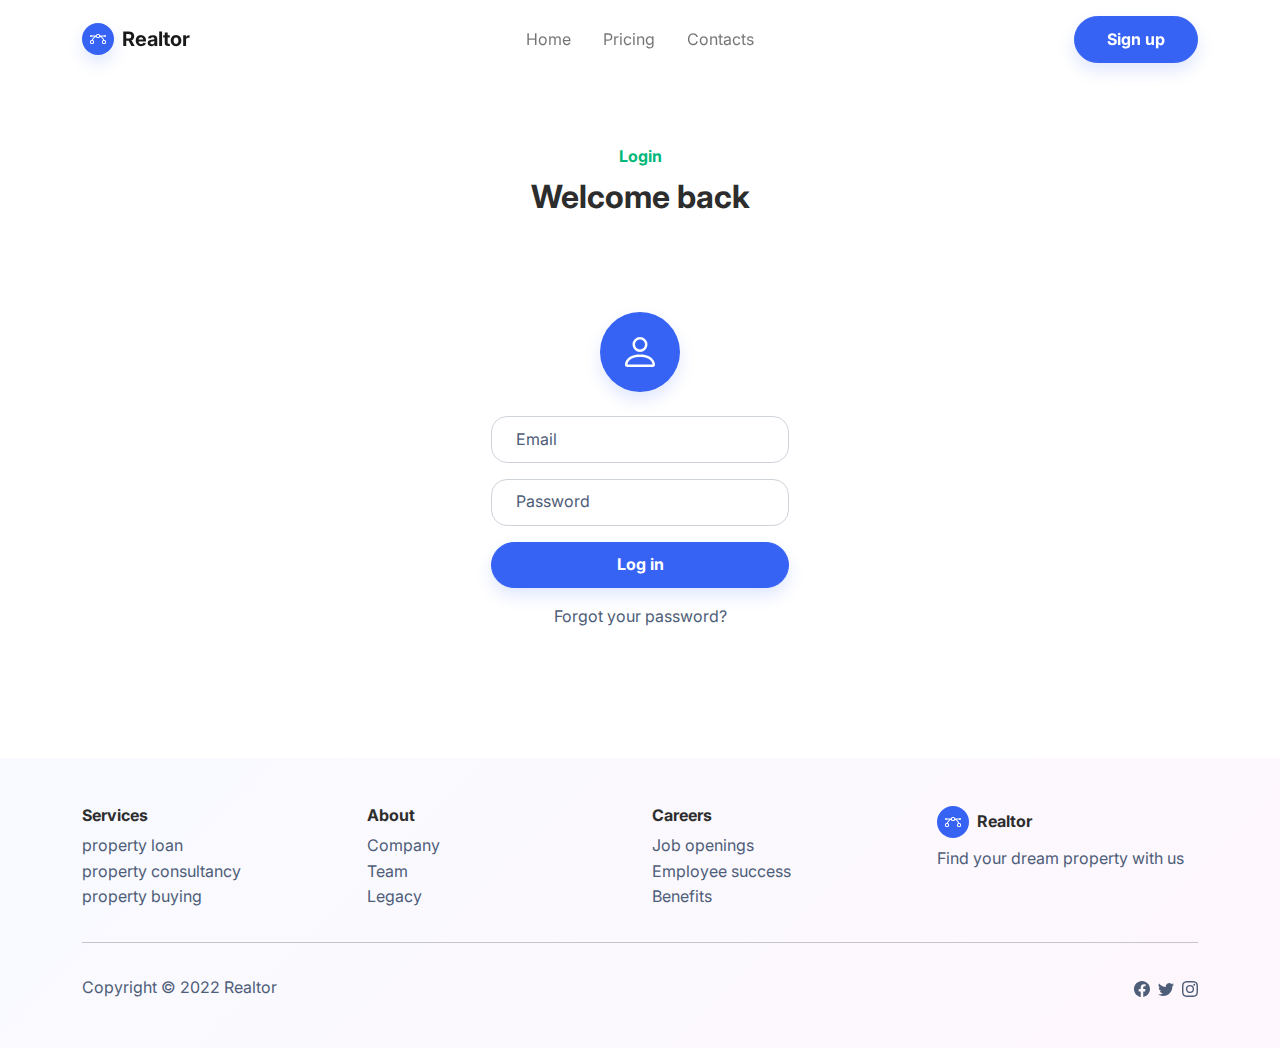
<file: login.html>
<!DOCTYPE html><html lang="en"><head><meta charset="utf-8"><meta name="viewport" content="width=device-width, initial-scale=1.0, shrink-to-fit=no"><title>Log in - Brand</title><link rel="stylesheet" href="assets/bootstrap/css/bootstrap.min.css?h=6e481cf736b3c4ee4edf464e9d066835"><link rel="stylesheet" href="https://fonts.googleapis.com/css?family=Inter:300italic,400italic,600italic,700italic,800italic,400,300,600,700,800&amp;display=swap"><link rel="stylesheet" href="assets/css/styles.min.css?h=7b57e4e8bc94a21773918e3ecf93cc70"></head><body><!-- Start: Navbar Centered Links --><nav class="navbar navbar-light navbar-expand-md fixed-top navbar-shrink py-3" id="mainNav"><div class="container"><a class="navbar-brand d-flex align-items-center" href="/"><span class="bs-icon-sm bs-icon-circle bs-icon-primary shadow d-flex justify-content-center align-items-center me-2 bs-icon"><svg xmlns="http://www.w3.org/2000/svg" width="1em" height="1em" fill="currentColor" viewBox="0 0 16 16" class="bi bi-bezier">
  <path fill-rule="evenodd" d="M0 10.5A1.5 1.5 0 0 1 1.5 9h1A1.5 1.5 0 0 1 4 10.5v1A1.5 1.5 0 0 1 2.5 13h-1A1.5 1.5 0 0 1 0 11.5v-1zm1.5-.5a.5.5 0 0 0-.5.5v1a.5.5 0 0 0 .5.5h1a.5.5 0 0 0 .5-.5v-1a.5.5 0 0 0-.5-.5h-1zm10.5.5A1.5 1.5 0 0 1 13.5 9h1a1.5 1.5 0 0 1 1.5 1.5v1a1.5 1.5 0 0 1-1.5 1.5h-1a1.5 1.5 0 0 1-1.5-1.5v-1zm1.5-.5a.5.5 0 0 0-.5.5v1a.5.5 0 0 0 .5.5h1a.5.5 0 0 0 .5-.5v-1a.5.5 0 0 0-.5-.5h-1zM6 4.5A1.5 1.5 0 0 1 7.5 3h1A1.5 1.5 0 0 1 10 4.5v1A1.5 1.5 0 0 1 8.5 7h-1A1.5 1.5 0 0 1 6 5.5v-1zM7.5 4a.5.5 0 0 0-.5.5v1a.5.5 0 0 0 .5.5h1a.5.5 0 0 0 .5-.5v-1a.5.5 0 0 0-.5-.5h-1z"></path>
  <path d="M6 4.5H1.866a1 1 0 1 0 0 1h2.668A6.517 6.517 0 0 0 1.814 9H2.5c.123 0 .244.015.358.043a5.517 5.517 0 0 1 3.185-3.185A1.503 1.503 0 0 1 6 5.5v-1zm3.957 1.358A1.5 1.5 0 0 0 10 5.5v-1h4.134a1 1 0 1 1 0 1h-2.668a6.517 6.517 0 0 1 2.72 3.5H13.5c-.123 0-.243.015-.358.043a5.517 5.517 0 0 0-3.185-3.185z"></path>
</svg></span><span>Realtor</span></a><button data-bs-toggle="collapse" class="navbar-toggler" data-bs-target="#navcol-1"><span class="visually-hidden">Toggle navigation</span><span class="navbar-toggler-icon"></span></button><div class="collapse navbar-collapse" id="navcol-1"><ul class="navbar-nav mx-auto"><li class="nav-item"><a class="nav-link" href="index.html">Home</a></li><li class="nav-item"><a class="nav-link" href="products.html">Pricing</a></li><li class="nav-item"><a class="nav-link" href="contacts.html">Contacts</a></li></ul><a class="btn btn-primary shadow" role="button" href="signup.html">Sign up</a></div></div></nav><!-- End: Navbar Centered Links --><section class="py-5 mt-5"><div class="container py-5"><div class="row mb-4 mb-lg-5"><div class="col-md-8 col-xl-6 text-center mx-auto"><p class="fw-bold text-success mb-2">Login</p><h2 class="fw-bold">Welcome back</h2></div></div><div class="row d-flex justify-content-center"><div class="col-md-6 col-xl-4"><div class="card"><div class="card-body text-center d-flex flex-column align-items-center"><div class="bs-icon-xl bs-icon-circle bs-icon-primary shadow bs-icon my-4"><svg xmlns="http://www.w3.org/2000/svg" width="1em" height="1em" fill="currentColor" viewBox="0 0 16 16" class="bi bi-person">
  <path d="M8 8a3 3 0 1 0 0-6 3 3 0 0 0 0 6zm2-3a2 2 0 1 1-4 0 2 2 0 0 1 4 0zm4 8c0 1-1 1-1 1H3s-1 0-1-1 1-4 6-4 6 3 6 4zm-1-.004c-.001-.246-.154-.986-.832-1.664C11.516 10.68 10.289 10 8 10c-2.29 0-3.516.68-4.168 1.332-.678.678-.83 1.418-.832 1.664h10z"></path>
</svg></div><form method="post"><div class="mb-3"><input class="form-control" type="email" name="email" placeholder="Email"></div><div class="mb-3"><input class="form-control" type="password" name="password" placeholder="Password"></div><div class="mb-3"><button class="btn btn-primary shadow d-block w-100" type="submit">Log in</button></div><p class="text-muted">Forgot your password?</p></form></div></div></div></div></div></section><!-- Start: Footer Multi Column --><footer class="bg-primary-gradient"><div class="container py-4 py-lg-5"><div class="row justify-content-center"><!-- Start: Services --><div class="col-sm-4 col-md-3 text-center text-lg-start d-flex flex-column item"><h3 class="fs-6 fw-bold">Services</h3><ul class="list-unstyled"><li><a href="#">property loan</a></li><li><a href="#">property consultancy</a></li><li><a href="#">property buying</a></li></ul></div><!-- End: Services --><!-- Start: About --><div class="col-sm-4 col-md-3 text-center text-lg-start d-flex flex-column item"><h3 class="fs-6 fw-bold">About</h3><ul class="list-unstyled"><li><a href="#">Company</a></li><li><a href="#">Team</a></li><li><a href="#">Legacy</a></li></ul></div><!-- End: About --><!-- Start: Careers --><div class="col-sm-4 col-md-3 text-center text-lg-start d-flex flex-column item"><h3 class="fs-6 fw-bold">Careers</h3><ul class="list-unstyled"><li><a href="#">Job openings</a></li><li><a href="#">Employee success</a></li><li><a href="#">Benefits</a></li></ul></div><!-- End: Careers --><!-- Start: Social Icons --><div class="col-lg-3 text-center text-lg-start d-flex flex-column align-items-center order-first align-items-lg-start order-lg-last item social"><div class="fw-bold d-flex align-items-center mb-2"><span class="bs-icon-sm bs-icon-circle bs-icon-primary d-flex justify-content-center align-items-center bs-icon me-2"><svg xmlns="http://www.w3.org/2000/svg" width="1em" height="1em" fill="currentColor" viewBox="0 0 16 16" class="bi bi-bezier">
  <path fill-rule="evenodd" d="M0 10.5A1.5 1.5 0 0 1 1.5 9h1A1.5 1.5 0 0 1 4 10.5v1A1.5 1.5 0 0 1 2.5 13h-1A1.5 1.5 0 0 1 0 11.5v-1zm1.5-.5a.5.5 0 0 0-.5.5v1a.5.5 0 0 0 .5.5h1a.5.5 0 0 0 .5-.5v-1a.5.5 0 0 0-.5-.5h-1zm10.5.5A1.5 1.5 0 0 1 13.5 9h1a1.5 1.5 0 0 1 1.5 1.5v1a1.5 1.5 0 0 1-1.5 1.5h-1a1.5 1.5 0 0 1-1.5-1.5v-1zm1.5-.5a.5.5 0 0 0-.5.5v1a.5.5 0 0 0 .5.5h1a.5.5 0 0 0 .5-.5v-1a.5.5 0 0 0-.5-.5h-1zM6 4.5A1.5 1.5 0 0 1 7.5 3h1A1.5 1.5 0 0 1 10 4.5v1A1.5 1.5 0 0 1 8.5 7h-1A1.5 1.5 0 0 1 6 5.5v-1zM7.5 4a.5.5 0 0 0-.5.5v1a.5.5 0 0 0 .5.5h1a.5.5 0 0 0 .5-.5v-1a.5.5 0 0 0-.5-.5h-1z"></path>
  <path d="M6 4.5H1.866a1 1 0 1 0 0 1h2.668A6.517 6.517 0 0 0 1.814 9H2.5c.123 0 .244.015.358.043a5.517 5.517 0 0 1 3.185-3.185A1.503 1.503 0 0 1 6 5.5v-1zm3.957 1.358A1.5 1.5 0 0 0 10 5.5v-1h4.134a1 1 0 1 1 0 1h-2.668a6.517 6.517 0 0 1 2.72 3.5H13.5c-.123 0-.243.015-.358.043a5.517 5.517 0 0 0-3.185-3.185z"></path>
</svg></span><span>Realtor</span></div><p class="text-muted copyright">Find your dream property with us&nbsp;</p></div><!-- End: Social Icons --></div><hr><div class="text-muted d-flex justify-content-between align-items-center pt-3"><p class="mb-0">Copyright © 2022 Realtor</p><ul class="list-inline mb-0"><li class="list-inline-item"><svg xmlns="http://www.w3.org/2000/svg" width="1em" height="1em" fill="currentColor" viewBox="0 0 16 16" class="bi bi-facebook">
  <path d="M16 8.049c0-4.446-3.582-8.05-8-8.05C3.58 0-.002 3.603-.002 8.05c0 4.017 2.926 7.347 6.75 7.951v-5.625h-2.03V8.05H6.75V6.275c0-2.017 1.195-3.131 3.022-3.131.876 0 1.791.157 1.791.157v1.98h-1.009c-.993 0-1.303.621-1.303 1.258v1.51h2.218l-.354 2.326H9.25V16c3.824-.604 6.75-3.934 6.75-7.951z"></path>
</svg></li><li class="list-inline-item"><svg xmlns="http://www.w3.org/2000/svg" width="1em" height="1em" fill="currentColor" viewBox="0 0 16 16" class="bi bi-twitter">
  <path d="M5.026 15c6.038 0 9.341-5.003 9.341-9.334 0-.14 0-.282-.006-.422A6.685 6.685 0 0 0 16 3.542a6.658 6.658 0 0 1-1.889.518 3.301 3.301 0 0 0 1.447-1.817 6.533 6.533 0 0 1-2.087.793A3.286 3.286 0 0 0 7.875 6.03a9.325 9.325 0 0 1-6.767-3.429 3.289 3.289 0 0 0 1.018 4.382A3.323 3.323 0 0 1 .64 6.575v.045a3.288 3.288 0 0 0 2.632 3.218 3.203 3.203 0 0 1-.865.115 3.23 3.23 0 0 1-.614-.057 3.283 3.283 0 0 0 3.067 2.277A6.588 6.588 0 0 1 .78 13.58a6.32 6.32 0 0 1-.78-.045A9.344 9.344 0 0 0 5.026 15z"></path>
</svg></li><li class="list-inline-item"><svg xmlns="http://www.w3.org/2000/svg" width="1em" height="1em" fill="currentColor" viewBox="0 0 16 16" class="bi bi-instagram">
  <path d="M8 0C5.829 0 5.556.01 4.703.048 3.85.088 3.269.222 2.76.42a3.917 3.917 0 0 0-1.417.923A3.927 3.927 0 0 0 .42 2.76C.222 3.268.087 3.85.048 4.7.01 5.555 0 5.827 0 8.001c0 2.172.01 2.444.048 3.297.04.852.174 1.433.372 1.942.205.526.478.972.923 1.417.444.445.89.719 1.416.923.51.198 1.09.333 1.942.372C5.555 15.99 5.827 16 8 16s2.444-.01 3.298-.048c.851-.04 1.434-.174 1.943-.372a3.916 3.916 0 0 0 1.416-.923c.445-.445.718-.891.923-1.417.197-.509.332-1.09.372-1.942C15.99 10.445 16 10.173 16 8s-.01-2.445-.048-3.299c-.04-.851-.175-1.433-.372-1.941a3.926 3.926 0 0 0-.923-1.417A3.911 3.911 0 0 0 13.24.42c-.51-.198-1.092-.333-1.943-.372C10.443.01 10.172 0 7.998 0h.003zm-.717 1.442h.718c2.136 0 2.389.007 3.232.046.78.035 1.204.166 1.486.275.373.145.64.319.92.599.28.28.453.546.598.92.11.281.24.705.275 1.485.039.843.047 1.096.047 3.231s-.008 2.389-.047 3.232c-.035.78-.166 1.203-.275 1.485a2.47 2.47 0 0 1-.599.919c-.28.28-.546.453-.92.598-.28.11-.704.24-1.485.276-.843.038-1.096.047-3.232.047s-2.39-.009-3.233-.047c-.78-.036-1.203-.166-1.485-.276a2.478 2.478 0 0 1-.92-.598 2.48 2.48 0 0 1-.6-.92c-.109-.281-.24-.705-.275-1.485-.038-.843-.046-1.096-.046-3.233 0-2.136.008-2.388.046-3.231.036-.78.166-1.204.276-1.486.145-.373.319-.64.599-.92.28-.28.546-.453.92-.598.282-.11.705-.24 1.485-.276.738-.034 1.024-.044 2.515-.045v.002zm4.988 1.328a.96.96 0 1 0 0 1.92.96.96 0 0 0 0-1.92zm-4.27 1.122a4.109 4.109 0 1 0 0 8.217 4.109 4.109 0 0 0 0-8.217zm0 1.441a2.667 2.667 0 1 1 0 5.334 2.667 2.667 0 0 1 0-5.334z"></path>
</svg></li></ul></div></div></footer><!-- End: Footer Multi Column --><script src="assets/js/jquery.min.js?h=84e399b8f2181ccd73394fdeddff1638"></script><script src="assets/bootstrap/js/bootstrap.min.js?h=5488c86a1260428f0c13c0f8fb06bf6a"></script><script src="assets/js/script.min.js?h=2d5c83a0b230af4e0f7b277aff5d5fd7"></script></body></html>
</file>
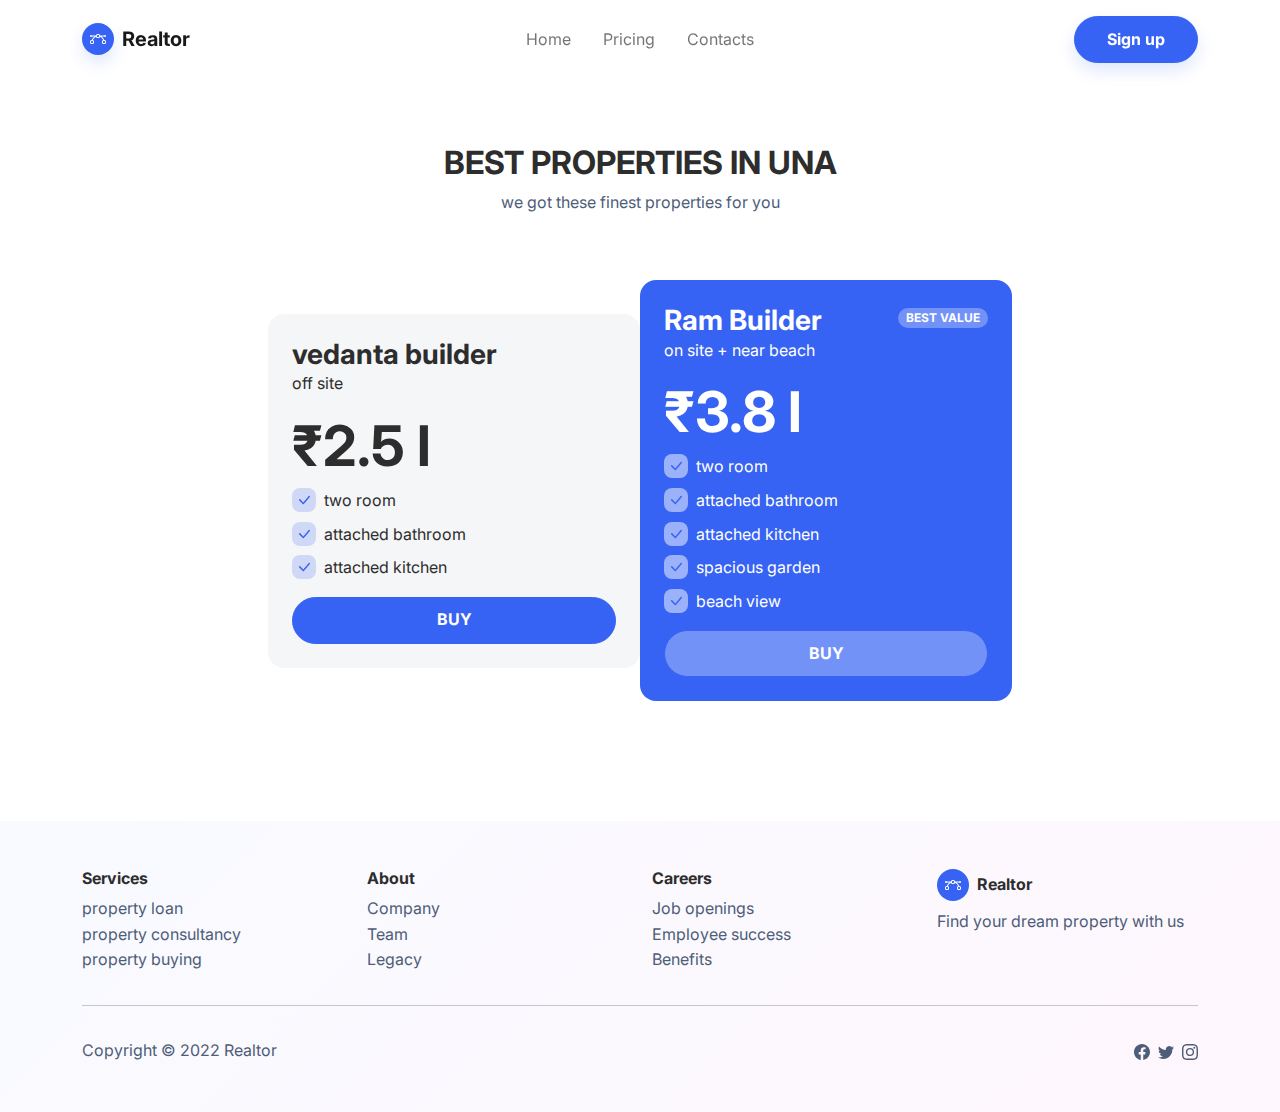
<file: pricing-una.html>
<!DOCTYPE html><html lang="en"><head><meta charset="utf-8"><meta name="viewport" content="width=device-width, initial-scale=1.0, shrink-to-fit=no"><title>Pricing - Brand</title><link rel="stylesheet" href="assets/bootstrap/css/bootstrap.min.css?h=6e481cf736b3c4ee4edf464e9d066835"><link rel="stylesheet" href="https://fonts.googleapis.com/css?family=Inter:300italic,400italic,600italic,700italic,800italic,400,300,600,700,800&amp;display=swap"><link rel="stylesheet" href="assets/css/styles.min.css?h=7b57e4e8bc94a21773918e3ecf93cc70"></head><body><!-- Start: Navbar Centered Links --><nav class="navbar navbar-light navbar-expand-md fixed-top navbar-shrink py-3" id="mainNav"><div class="container"><a class="navbar-brand d-flex align-items-center" href="/"><span class="bs-icon-sm bs-icon-circle bs-icon-primary shadow d-flex justify-content-center align-items-center me-2 bs-icon"><svg xmlns="http://www.w3.org/2000/svg" width="1em" height="1em" fill="currentColor" viewBox="0 0 16 16" class="bi bi-bezier">
  <path fill-rule="evenodd" d="M0 10.5A1.5 1.5 0 0 1 1.5 9h1A1.5 1.5 0 0 1 4 10.5v1A1.5 1.5 0 0 1 2.5 13h-1A1.5 1.5 0 0 1 0 11.5v-1zm1.5-.5a.5.5 0 0 0-.5.5v1a.5.5 0 0 0 .5.5h1a.5.5 0 0 0 .5-.5v-1a.5.5 0 0 0-.5-.5h-1zm10.5.5A1.5 1.5 0 0 1 13.5 9h1a1.5 1.5 0 0 1 1.5 1.5v1a1.5 1.5 0 0 1-1.5 1.5h-1a1.5 1.5 0 0 1-1.5-1.5v-1zm1.5-.5a.5.5 0 0 0-.5.5v1a.5.5 0 0 0 .5.5h1a.5.5 0 0 0 .5-.5v-1a.5.5 0 0 0-.5-.5h-1zM6 4.5A1.5 1.5 0 0 1 7.5 3h1A1.5 1.5 0 0 1 10 4.5v1A1.5 1.5 0 0 1 8.5 7h-1A1.5 1.5 0 0 1 6 5.5v-1zM7.5 4a.5.5 0 0 0-.5.5v1a.5.5 0 0 0 .5.5h1a.5.5 0 0 0 .5-.5v-1a.5.5 0 0 0-.5-.5h-1z"></path>
  <path d="M6 4.5H1.866a1 1 0 1 0 0 1h2.668A6.517 6.517 0 0 0 1.814 9H2.5c.123 0 .244.015.358.043a5.517 5.517 0 0 1 3.185-3.185A1.503 1.503 0 0 1 6 5.5v-1zm3.957 1.358A1.5 1.5 0 0 0 10 5.5v-1h4.134a1 1 0 1 1 0 1h-2.668a6.517 6.517 0 0 1 2.72 3.5H13.5c-.123 0-.243.015-.358.043a5.517 5.517 0 0 0-3.185-3.185z"></path>
</svg></span><span>Realtor</span></a><button data-bs-toggle="collapse" class="navbar-toggler" data-bs-target="#navcol-1"><span class="visually-hidden">Toggle navigation</span><span class="navbar-toggler-icon"></span></button><div class="collapse navbar-collapse" id="navcol-1"><ul class="navbar-nav mx-auto"><li class="nav-item"><a class="nav-link" href="index.html">Home</a></li><li class="nav-item"><a class="nav-link" href="products.html">Pricing</a></li><li class="nav-item"><a class="nav-link" href="contacts.html">Contacts</a></li></ul><a class="btn btn-primary shadow" role="button" href="signup.html">Sign up</a></div></div></nav><!-- End: Navbar Centered Links --><section class="py-5 mt-5"><!-- Start: Pricing Duo --><div class="container py-5"><div class="row mb-5"><div class="col-md-8 col-xl-6 text-center mx-auto"><h2 class="fw-bold">BEST PROPERTIES IN UNA</h2><p class="text-muted w-lg-50">we got these finest properties for you</p></div></div><div class="row g-0 row-cols-1 row-cols-md-2 row-cols-xl-3 d-flex align-items-md-center align-items-xl-center"><div class="col offset-xl-2 mb-4"><div class="card bg-light border-light"><div class="card-body p-4"><div class="d-flex justify-content-between"><div><h3 class="fw-bold mb-0">vedanta builder</h3><p>off site</p><h4 class="display-4 fw-bold">₹2.5 l</h4></div></div><div><ul class="list-unstyled"><li class="d-flex mb-2"><span class="bs-icon-xs bs-icon-rounded bs-icon-primary-light bs-icon bs-icon-xs me-2"><svg xmlns="http://www.w3.org/2000/svg" width="1em" height="1em" fill="currentColor" viewBox="0 0 16 16" class="bi bi-check-lg text-primary">
  <path d="M12.736 3.97a.733.733 0 0 1 1.047 0c.286.289.29.756.01 1.05L7.88 12.01a.733.733 0 0 1-1.065.02L3.217 8.384a.757.757 0 0 1 0-1.06.733.733 0 0 1 1.047 0l3.052 3.093 5.4-6.425a.247.247 0 0 1 .02-.022Z"></path>
</svg></span><span>two room</span></li><li class="d-flex mb-2"><span class="bs-icon-xs bs-icon-rounded bs-icon-primary-light bs-icon bs-icon-xs me-2"><svg xmlns="http://www.w3.org/2000/svg" width="1em" height="1em" fill="currentColor" viewBox="0 0 16 16" class="bi bi-check-lg text-primary">
  <path d="M12.736 3.97a.733.733 0 0 1 1.047 0c.286.289.29.756.01 1.05L7.88 12.01a.733.733 0 0 1-1.065.02L3.217 8.384a.757.757 0 0 1 0-1.06.733.733 0 0 1 1.047 0l3.052 3.093 5.4-6.425a.247.247 0 0 1 .02-.022Z"></path>
</svg></span><span>attached bathroom</span></li><li class="d-flex mb-2"><span class="bs-icon-xs bs-icon-rounded bs-icon-primary-light bs-icon bs-icon-xs me-2"><svg xmlns="http://www.w3.org/2000/svg" width="1em" height="1em" fill="currentColor" viewBox="0 0 16 16" class="bi bi-check-lg text-primary">
  <path d="M12.736 3.97a.733.733 0 0 1 1.047 0c.286.289.29.756.01 1.05L7.88 12.01a.733.733 0 0 1-1.065.02L3.217 8.384a.757.757 0 0 1 0-1.06.733.733 0 0 1 1.047 0l3.052 3.093 5.4-6.425a.247.247 0 0 1 .02-.022Z"></path>
</svg></span><span>attached kitchen</span></li></ul></div><button class="btn btn-primary d-block w-100" type="button">BUY</button></div></div></div><div class="col mb-4"><div class="card text-white bg-primary"><div class="card-body p-4"><div class="d-flex justify-content-between"><div><h3 class="fw-bold text-white mb-0">Ram Builder</h3><p>on site + near beach</p><h4 class="display-4 fw-bold text-white">₹3.8 l</h4></div><div><span class="badge rounded-pill bg-primary text-uppercase bg-semi-white">Best Value</span></div></div><div><ul class="list-unstyled"><li class="d-flex mb-2"><span class="bs-icon-xs bs-icon-rounded bs-icon-semi-white bs-icon bs-icon-xs me-2"><svg xmlns="http://www.w3.org/2000/svg" width="1em" height="1em" fill="currentColor" viewBox="0 0 16 16" class="bi bi-check-lg text-primary">
  <path d="M12.736 3.97a.733.733 0 0 1 1.047 0c.286.289.29.756.01 1.05L7.88 12.01a.733.733 0 0 1-1.065.02L3.217 8.384a.757.757 0 0 1 0-1.06.733.733 0 0 1 1.047 0l3.052 3.093 5.4-6.425a.247.247 0 0 1 .02-.022Z"></path>
</svg></span><span>two room</span></li><li class="d-flex mb-2"><span class="bs-icon-xs bs-icon-rounded bs-icon-semi-white bs-icon bs-icon-xs me-2"><svg xmlns="http://www.w3.org/2000/svg" width="1em" height="1em" fill="currentColor" viewBox="0 0 16 16" class="bi bi-check-lg text-primary">
  <path d="M12.736 3.97a.733.733 0 0 1 1.047 0c.286.289.29.756.01 1.05L7.88 12.01a.733.733 0 0 1-1.065.02L3.217 8.384a.757.757 0 0 1 0-1.06.733.733 0 0 1 1.047 0l3.052 3.093 5.4-6.425a.247.247 0 0 1 .02-.022Z"></path>
</svg></span><span>attached bathroom</span></li><li class="d-flex mb-2"><span class="bs-icon-xs bs-icon-rounded bs-icon-semi-white bs-icon bs-icon-xs me-2"><svg xmlns="http://www.w3.org/2000/svg" width="1em" height="1em" fill="currentColor" viewBox="0 0 16 16" class="bi bi-check-lg text-primary">
  <path d="M12.736 3.97a.733.733 0 0 1 1.047 0c.286.289.29.756.01 1.05L7.88 12.01a.733.733 0 0 1-1.065.02L3.217 8.384a.757.757 0 0 1 0-1.06.733.733 0 0 1 1.047 0l3.052 3.093 5.4-6.425a.247.247 0 0 1 .02-.022Z"></path>
</svg></span><span>attached kitchen</span></li><li class="d-flex mb-2"><span class="bs-icon-xs bs-icon-rounded bs-icon-semi-white bs-icon bs-icon-xs me-2"><svg xmlns="http://www.w3.org/2000/svg" width="1em" height="1em" fill="currentColor" viewBox="0 0 16 16" class="bi bi-check-lg text-primary">
  <path d="M12.736 3.97a.733.733 0 0 1 1.047 0c.286.289.29.756.01 1.05L7.88 12.01a.733.733 0 0 1-1.065.02L3.217 8.384a.757.757 0 0 1 0-1.06.733.733 0 0 1 1.047 0l3.052 3.093 5.4-6.425a.247.247 0 0 1 .02-.022Z"></path>
</svg></span><span>spacious garden</span></li><li class="d-flex mb-2"><span class="bs-icon-xs bs-icon-rounded bs-icon-semi-white bs-icon bs-icon-xs me-2"><svg xmlns="http://www.w3.org/2000/svg" width="1em" height="1em" fill="currentColor" viewBox="0 0 16 16" class="bi bi-check-lg text-primary">
  <path d="M12.736 3.97a.733.733 0 0 1 1.047 0c.286.289.29.756.01 1.05L7.88 12.01a.733.733 0 0 1-1.065.02L3.217 8.384a.757.757 0 0 1 0-1.06.733.733 0 0 1 1.047 0l3.052 3.093 5.4-6.425a.247.247 0 0 1 .02-.022Z"></path>
</svg></span><span>beach view</span></li></ul></div><button class="btn btn-primary d-block w-100 bg-semi-white" type="button">BUY</button></div></div></div></div></div><!-- End: Pricing Duo --></section><!-- Start: Footer Multi Column --><footer class="bg-primary-gradient"><div class="container py-4 py-lg-5"><div class="row justify-content-center"><!-- Start: Services --><div class="col-sm-4 col-md-3 text-center text-lg-start d-flex flex-column item"><h3 class="fs-6 fw-bold">Services</h3><ul class="list-unstyled"><li><a href="#">property loan</a></li><li><a href="#">property consultancy</a></li><li><a href="#">property buying</a></li></ul></div><!-- End: Services --><!-- Start: About --><div class="col-sm-4 col-md-3 text-center text-lg-start d-flex flex-column item"><h3 class="fs-6 fw-bold">About</h3><ul class="list-unstyled"><li><a href="#">Company</a></li><li><a href="#">Team</a></li><li><a href="#">Legacy</a></li></ul></div><!-- End: About --><!-- Start: Careers --><div class="col-sm-4 col-md-3 text-center text-lg-start d-flex flex-column item"><h3 class="fs-6 fw-bold">Careers</h3><ul class="list-unstyled"><li><a href="#">Job openings</a></li><li><a href="#">Employee success</a></li><li><a href="#">Benefits</a></li></ul></div><!-- End: Careers --><!-- Start: Social Icons --><div class="col-lg-3 text-center text-lg-start d-flex flex-column align-items-center order-first align-items-lg-start order-lg-last item social"><div class="fw-bold d-flex align-items-center mb-2"><span class="bs-icon-sm bs-icon-circle bs-icon-primary d-flex justify-content-center align-items-center bs-icon me-2"><svg xmlns="http://www.w3.org/2000/svg" width="1em" height="1em" fill="currentColor" viewBox="0 0 16 16" class="bi bi-bezier">
  <path fill-rule="evenodd" d="M0 10.5A1.5 1.5 0 0 1 1.5 9h1A1.5 1.5 0 0 1 4 10.5v1A1.5 1.5 0 0 1 2.5 13h-1A1.5 1.5 0 0 1 0 11.5v-1zm1.5-.5a.5.5 0 0 0-.5.5v1a.5.5 0 0 0 .5.5h1a.5.5 0 0 0 .5-.5v-1a.5.5 0 0 0-.5-.5h-1zm10.5.5A1.5 1.5 0 0 1 13.5 9h1a1.5 1.5 0 0 1 1.5 1.5v1a1.5 1.5 0 0 1-1.5 1.5h-1a1.5 1.5 0 0 1-1.5-1.5v-1zm1.5-.5a.5.5 0 0 0-.5.5v1a.5.5 0 0 0 .5.5h1a.5.5 0 0 0 .5-.5v-1a.5.5 0 0 0-.5-.5h-1zM6 4.5A1.5 1.5 0 0 1 7.5 3h1A1.5 1.5 0 0 1 10 4.5v1A1.5 1.5 0 0 1 8.5 7h-1A1.5 1.5 0 0 1 6 5.5v-1zM7.5 4a.5.5 0 0 0-.5.5v1a.5.5 0 0 0 .5.5h1a.5.5 0 0 0 .5-.5v-1a.5.5 0 0 0-.5-.5h-1z"></path>
  <path d="M6 4.5H1.866a1 1 0 1 0 0 1h2.668A6.517 6.517 0 0 0 1.814 9H2.5c.123 0 .244.015.358.043a5.517 5.517 0 0 1 3.185-3.185A1.503 1.503 0 0 1 6 5.5v-1zm3.957 1.358A1.5 1.5 0 0 0 10 5.5v-1h4.134a1 1 0 1 1 0 1h-2.668a6.517 6.517 0 0 1 2.72 3.5H13.5c-.123 0-.243.015-.358.043a5.517 5.517 0 0 0-3.185-3.185z"></path>
</svg></span><span>Realtor</span></div><p class="text-muted copyright">Find your dream property with us&nbsp;</p></div><!-- End: Social Icons --></div><hr><div class="text-muted d-flex justify-content-between align-items-center pt-3"><p class="mb-0">Copyright © 2022 Realtor</p><ul class="list-inline mb-0"><li class="list-inline-item"><svg xmlns="http://www.w3.org/2000/svg" width="1em" height="1em" fill="currentColor" viewBox="0 0 16 16" class="bi bi-facebook">
  <path d="M16 8.049c0-4.446-3.582-8.05-8-8.05C3.58 0-.002 3.603-.002 8.05c0 4.017 2.926 7.347 6.75 7.951v-5.625h-2.03V8.05H6.75V6.275c0-2.017 1.195-3.131 3.022-3.131.876 0 1.791.157 1.791.157v1.98h-1.009c-.993 0-1.303.621-1.303 1.258v1.51h2.218l-.354 2.326H9.25V16c3.824-.604 6.75-3.934 6.75-7.951z"></path>
</svg></li><li class="list-inline-item"><svg xmlns="http://www.w3.org/2000/svg" width="1em" height="1em" fill="currentColor" viewBox="0 0 16 16" class="bi bi-twitter">
  <path d="M5.026 15c6.038 0 9.341-5.003 9.341-9.334 0-.14 0-.282-.006-.422A6.685 6.685 0 0 0 16 3.542a6.658 6.658 0 0 1-1.889.518 3.301 3.301 0 0 0 1.447-1.817 6.533 6.533 0 0 1-2.087.793A3.286 3.286 0 0 0 7.875 6.03a9.325 9.325 0 0 1-6.767-3.429 3.289 3.289 0 0 0 1.018 4.382A3.323 3.323 0 0 1 .64 6.575v.045a3.288 3.288 0 0 0 2.632 3.218 3.203 3.203 0 0 1-.865.115 3.23 3.23 0 0 1-.614-.057 3.283 3.283 0 0 0 3.067 2.277A6.588 6.588 0 0 1 .78 13.58a6.32 6.32 0 0 1-.78-.045A9.344 9.344 0 0 0 5.026 15z"></path>
</svg></li><li class="list-inline-item"><svg xmlns="http://www.w3.org/2000/svg" width="1em" height="1em" fill="currentColor" viewBox="0 0 16 16" class="bi bi-instagram">
  <path d="M8 0C5.829 0 5.556.01 4.703.048 3.85.088 3.269.222 2.76.42a3.917 3.917 0 0 0-1.417.923A3.927 3.927 0 0 0 .42 2.76C.222 3.268.087 3.85.048 4.7.01 5.555 0 5.827 0 8.001c0 2.172.01 2.444.048 3.297.04.852.174 1.433.372 1.942.205.526.478.972.923 1.417.444.445.89.719 1.416.923.51.198 1.09.333 1.942.372C5.555 15.99 5.827 16 8 16s2.444-.01 3.298-.048c.851-.04 1.434-.174 1.943-.372a3.916 3.916 0 0 0 1.416-.923c.445-.445.718-.891.923-1.417.197-.509.332-1.09.372-1.942C15.99 10.445 16 10.173 16 8s-.01-2.445-.048-3.299c-.04-.851-.175-1.433-.372-1.941a3.926 3.926 0 0 0-.923-1.417A3.911 3.911 0 0 0 13.24.42c-.51-.198-1.092-.333-1.943-.372C10.443.01 10.172 0 7.998 0h.003zm-.717 1.442h.718c2.136 0 2.389.007 3.232.046.78.035 1.204.166 1.486.275.373.145.64.319.92.599.28.28.453.546.598.92.11.281.24.705.275 1.485.039.843.047 1.096.047 3.231s-.008 2.389-.047 3.232c-.035.78-.166 1.203-.275 1.485a2.47 2.47 0 0 1-.599.919c-.28.28-.546.453-.92.598-.28.11-.704.24-1.485.276-.843.038-1.096.047-3.232.047s-2.39-.009-3.233-.047c-.78-.036-1.203-.166-1.485-.276a2.478 2.478 0 0 1-.92-.598 2.48 2.48 0 0 1-.6-.92c-.109-.281-.24-.705-.275-1.485-.038-.843-.046-1.096-.046-3.233 0-2.136.008-2.388.046-3.231.036-.78.166-1.204.276-1.486.145-.373.319-.64.599-.92.28-.28.546-.453.92-.598.282-.11.705-.24 1.485-.276.738-.034 1.024-.044 2.515-.045v.002zm4.988 1.328a.96.96 0 1 0 0 1.92.96.96 0 0 0 0-1.92zm-4.27 1.122a4.109 4.109 0 1 0 0 8.217 4.109 4.109 0 0 0 0-8.217zm0 1.441a2.667 2.667 0 1 1 0 5.334 2.667 2.667 0 0 1 0-5.334z"></path>
</svg></li></ul></div></div></footer><!-- End: Footer Multi Column --><script src="assets/js/jquery.min.js?h=84e399b8f2181ccd73394fdeddff1638"></script><script src="assets/bootstrap/js/bootstrap.min.js?h=5488c86a1260428f0c13c0f8fb06bf6a"></script><script src="assets/js/script.min.js?h=2d5c83a0b230af4e0f7b277aff5d5fd7"></script></body></html>
</file>
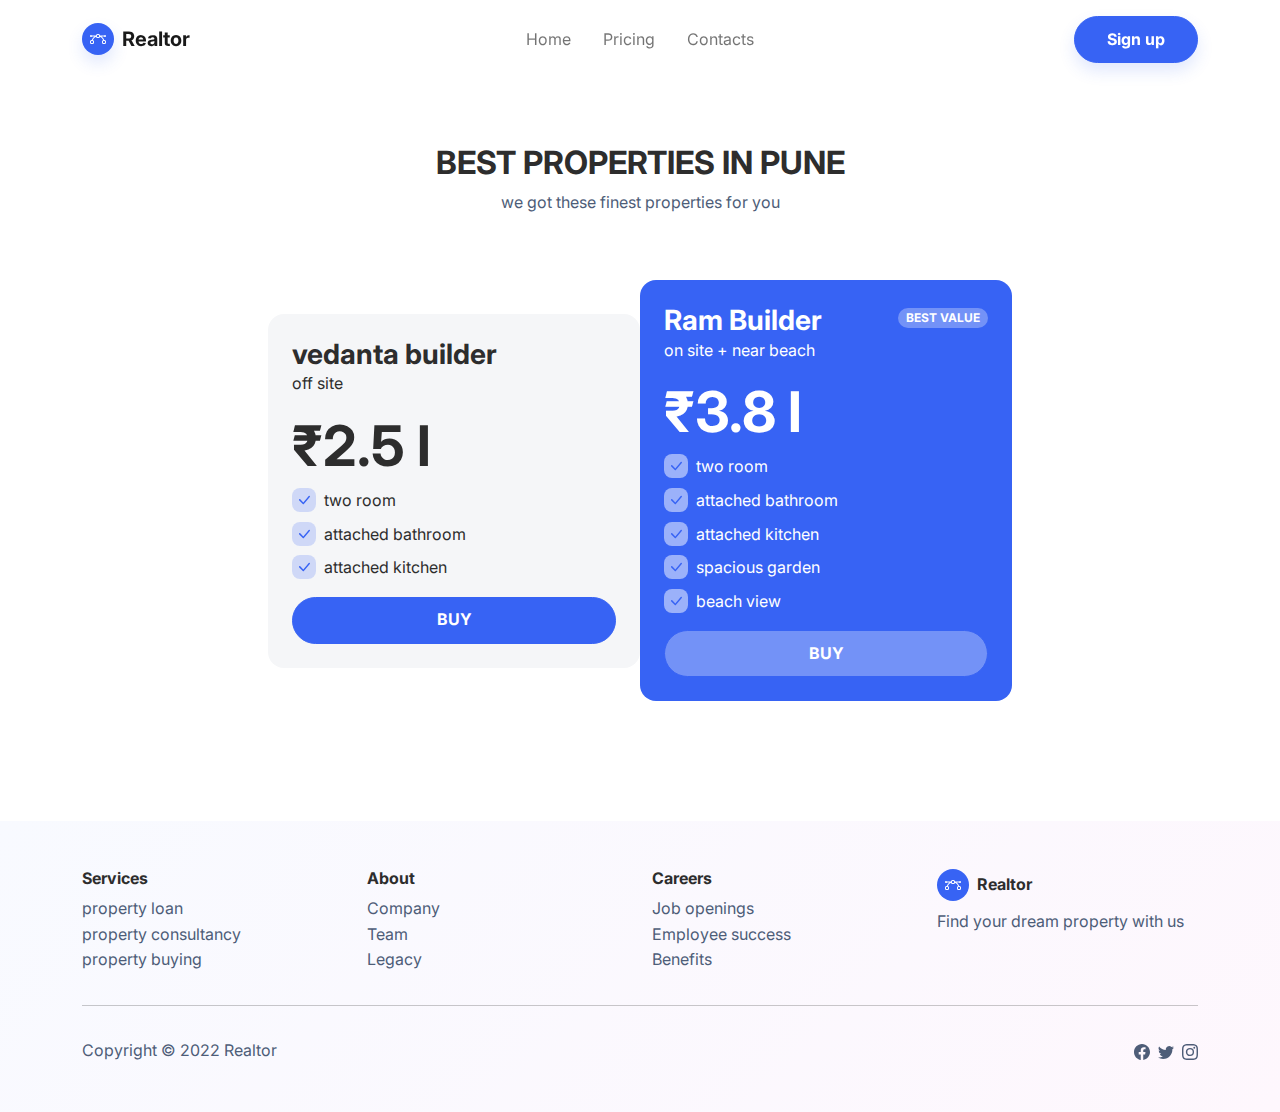
<file: pricing.html>
<!DOCTYPE html><html lang="en"><head><meta charset="utf-8"><meta name="viewport" content="width=device-width, initial-scale=1.0, shrink-to-fit=no"><title>Pricing - Brand</title><link rel="stylesheet" href="assets/bootstrap/css/bootstrap.min.css?h=6e481cf736b3c4ee4edf464e9d066835"><link rel="stylesheet" href="https://fonts.googleapis.com/css?family=Inter:300italic,400italic,600italic,700italic,800italic,400,300,600,700,800&amp;display=swap"><link rel="stylesheet" href="assets/css/styles.min.css?h=7b57e4e8bc94a21773918e3ecf93cc70"></head><body><!-- Start: Navbar Centered Links --><nav class="navbar navbar-light navbar-expand-md fixed-top navbar-shrink py-3" id="mainNav"><div class="container"><a class="navbar-brand d-flex align-items-center" href="/"><span class="bs-icon-sm bs-icon-circle bs-icon-primary shadow d-flex justify-content-center align-items-center me-2 bs-icon"><svg xmlns="http://www.w3.org/2000/svg" width="1em" height="1em" fill="currentColor" viewBox="0 0 16 16" class="bi bi-bezier">
  <path fill-rule="evenodd" d="M0 10.5A1.5 1.5 0 0 1 1.5 9h1A1.5 1.5 0 0 1 4 10.5v1A1.5 1.5 0 0 1 2.5 13h-1A1.5 1.5 0 0 1 0 11.5v-1zm1.5-.5a.5.5 0 0 0-.5.5v1a.5.5 0 0 0 .5.5h1a.5.5 0 0 0 .5-.5v-1a.5.5 0 0 0-.5-.5h-1zm10.5.5A1.5 1.5 0 0 1 13.5 9h1a1.5 1.5 0 0 1 1.5 1.5v1a1.5 1.5 0 0 1-1.5 1.5h-1a1.5 1.5 0 0 1-1.5-1.5v-1zm1.5-.5a.5.5 0 0 0-.5.5v1a.5.5 0 0 0 .5.5h1a.5.5 0 0 0 .5-.5v-1a.5.5 0 0 0-.5-.5h-1zM6 4.5A1.5 1.5 0 0 1 7.5 3h1A1.5 1.5 0 0 1 10 4.5v1A1.5 1.5 0 0 1 8.5 7h-1A1.5 1.5 0 0 1 6 5.5v-1zM7.5 4a.5.5 0 0 0-.5.5v1a.5.5 0 0 0 .5.5h1a.5.5 0 0 0 .5-.5v-1a.5.5 0 0 0-.5-.5h-1z"></path>
  <path d="M6 4.5H1.866a1 1 0 1 0 0 1h2.668A6.517 6.517 0 0 0 1.814 9H2.5c.123 0 .244.015.358.043a5.517 5.517 0 0 1 3.185-3.185A1.503 1.503 0 0 1 6 5.5v-1zm3.957 1.358A1.5 1.5 0 0 0 10 5.5v-1h4.134a1 1 0 1 1 0 1h-2.668a6.517 6.517 0 0 1 2.72 3.5H13.5c-.123 0-.243.015-.358.043a5.517 5.517 0 0 0-3.185-3.185z"></path>
</svg></span><span>Realtor</span></a><button data-bs-toggle="collapse" class="navbar-toggler" data-bs-target="#navcol-1"><span class="visually-hidden">Toggle navigation</span><span class="navbar-toggler-icon"></span></button><div class="collapse navbar-collapse" id="navcol-1"><ul class="navbar-nav mx-auto"><li class="nav-item"><a class="nav-link" href="index.html">Home</a></li><li class="nav-item"><a class="nav-link" href="products.html">Pricing</a></li><li class="nav-item"><a class="nav-link" href="contacts.html">Contacts</a></li></ul><a class="btn btn-primary shadow" role="button" href="signup.html">Sign up</a></div></div></nav><!-- End: Navbar Centered Links --><section class="py-5 mt-5"><!-- Start: Pricing Duo --><div class="container py-5"><div class="row mb-5"><div class="col-md-8 col-xl-6 text-center mx-auto"><h2 class="fw-bold">BEST PROPERTIES IN PUNE</h2><p class="text-muted w-lg-50">we got these finest properties for you</p></div></div><div class="row g-0 row-cols-1 row-cols-md-2 row-cols-xl-3 d-flex align-items-md-center align-items-xl-center"><div class="col offset-xl-2 mb-4"><div class="card bg-light border-light"><div class="card-body p-4"><div class="d-flex justify-content-between"><div><h3 class="fw-bold mb-0">vedanta builder</h3><p>off site</p><h4 class="display-4 fw-bold">₹2.5 l</h4></div></div><div><ul class="list-unstyled"><li class="d-flex mb-2"><span class="bs-icon-xs bs-icon-rounded bs-icon-primary-light bs-icon bs-icon-xs me-2"><svg xmlns="http://www.w3.org/2000/svg" width="1em" height="1em" fill="currentColor" viewBox="0 0 16 16" class="bi bi-check-lg text-primary">
  <path d="M12.736 3.97a.733.733 0 0 1 1.047 0c.286.289.29.756.01 1.05L7.88 12.01a.733.733 0 0 1-1.065.02L3.217 8.384a.757.757 0 0 1 0-1.06.733.733 0 0 1 1.047 0l3.052 3.093 5.4-6.425a.247.247 0 0 1 .02-.022Z"></path>
</svg></span><span>two room</span></li><li class="d-flex mb-2"><span class="bs-icon-xs bs-icon-rounded bs-icon-primary-light bs-icon bs-icon-xs me-2"><svg xmlns="http://www.w3.org/2000/svg" width="1em" height="1em" fill="currentColor" viewBox="0 0 16 16" class="bi bi-check-lg text-primary">
  <path d="M12.736 3.97a.733.733 0 0 1 1.047 0c.286.289.29.756.01 1.05L7.88 12.01a.733.733 0 0 1-1.065.02L3.217 8.384a.757.757 0 0 1 0-1.06.733.733 0 0 1 1.047 0l3.052 3.093 5.4-6.425a.247.247 0 0 1 .02-.022Z"></path>
</svg></span><span>attached bathroom</span></li><li class="d-flex mb-2"><span class="bs-icon-xs bs-icon-rounded bs-icon-primary-light bs-icon bs-icon-xs me-2"><svg xmlns="http://www.w3.org/2000/svg" width="1em" height="1em" fill="currentColor" viewBox="0 0 16 16" class="bi bi-check-lg text-primary">
  <path d="M12.736 3.97a.733.733 0 0 1 1.047 0c.286.289.29.756.01 1.05L7.88 12.01a.733.733 0 0 1-1.065.02L3.217 8.384a.757.757 0 0 1 0-1.06.733.733 0 0 1 1.047 0l3.052 3.093 5.4-6.425a.247.247 0 0 1 .02-.022Z"></path>
</svg></span><span>attached kitchen</span></li></ul></div><button class="btn btn-primary d-block w-100" type="button">BUY</button></div></div></div><div class="col mb-4"><div class="card text-white bg-primary"><div class="card-body p-4"><div class="d-flex justify-content-between"><div><h3 class="fw-bold text-white mb-0">Ram Builder</h3><p>on site + near beach</p><h4 class="display-4 fw-bold text-white">₹3.8 l</h4></div><div><span class="badge rounded-pill bg-primary text-uppercase bg-semi-white">Best Value</span></div></div><div><ul class="list-unstyled"><li class="d-flex mb-2"><span class="bs-icon-xs bs-icon-rounded bs-icon-semi-white bs-icon bs-icon-xs me-2"><svg xmlns="http://www.w3.org/2000/svg" width="1em" height="1em" fill="currentColor" viewBox="0 0 16 16" class="bi bi-check-lg text-primary">
  <path d="M12.736 3.97a.733.733 0 0 1 1.047 0c.286.289.29.756.01 1.05L7.88 12.01a.733.733 0 0 1-1.065.02L3.217 8.384a.757.757 0 0 1 0-1.06.733.733 0 0 1 1.047 0l3.052 3.093 5.4-6.425a.247.247 0 0 1 .02-.022Z"></path>
</svg></span><span>two room</span></li><li class="d-flex mb-2"><span class="bs-icon-xs bs-icon-rounded bs-icon-semi-white bs-icon bs-icon-xs me-2"><svg xmlns="http://www.w3.org/2000/svg" width="1em" height="1em" fill="currentColor" viewBox="0 0 16 16" class="bi bi-check-lg text-primary">
  <path d="M12.736 3.97a.733.733 0 0 1 1.047 0c.286.289.29.756.01 1.05L7.88 12.01a.733.733 0 0 1-1.065.02L3.217 8.384a.757.757 0 0 1 0-1.06.733.733 0 0 1 1.047 0l3.052 3.093 5.4-6.425a.247.247 0 0 1 .02-.022Z"></path>
</svg></span><span>attached bathroom</span></li><li class="d-flex mb-2"><span class="bs-icon-xs bs-icon-rounded bs-icon-semi-white bs-icon bs-icon-xs me-2"><svg xmlns="http://www.w3.org/2000/svg" width="1em" height="1em" fill="currentColor" viewBox="0 0 16 16" class="bi bi-check-lg text-primary">
  <path d="M12.736 3.97a.733.733 0 0 1 1.047 0c.286.289.29.756.01 1.05L7.88 12.01a.733.733 0 0 1-1.065.02L3.217 8.384a.757.757 0 0 1 0-1.06.733.733 0 0 1 1.047 0l3.052 3.093 5.4-6.425a.247.247 0 0 1 .02-.022Z"></path>
</svg></span><span>attached kitchen</span></li><li class="d-flex mb-2"><span class="bs-icon-xs bs-icon-rounded bs-icon-semi-white bs-icon bs-icon-xs me-2"><svg xmlns="http://www.w3.org/2000/svg" width="1em" height="1em" fill="currentColor" viewBox="0 0 16 16" class="bi bi-check-lg text-primary">
  <path d="M12.736 3.97a.733.733 0 0 1 1.047 0c.286.289.29.756.01 1.05L7.88 12.01a.733.733 0 0 1-1.065.02L3.217 8.384a.757.757 0 0 1 0-1.06.733.733 0 0 1 1.047 0l3.052 3.093 5.4-6.425a.247.247 0 0 1 .02-.022Z"></path>
</svg></span><span>spacious garden</span></li><li class="d-flex mb-2"><span class="bs-icon-xs bs-icon-rounded bs-icon-semi-white bs-icon bs-icon-xs me-2"><svg xmlns="http://www.w3.org/2000/svg" width="1em" height="1em" fill="currentColor" viewBox="0 0 16 16" class="bi bi-check-lg text-primary">
  <path d="M12.736 3.97a.733.733 0 0 1 1.047 0c.286.289.29.756.01 1.05L7.88 12.01a.733.733 0 0 1-1.065.02L3.217 8.384a.757.757 0 0 1 0-1.06.733.733 0 0 1 1.047 0l3.052 3.093 5.4-6.425a.247.247 0 0 1 .02-.022Z"></path>
</svg></span><span>beach view</span></li></ul></div><button class="btn btn-primary d-block w-100 bg-semi-white" type="button">BUY</button></div></div></div></div></div><!-- End: Pricing Duo --></section><!-- Start: Footer Multi Column --><footer class="bg-primary-gradient"><div class="container py-4 py-lg-5"><div class="row justify-content-center"><!-- Start: Services --><div class="col-sm-4 col-md-3 text-center text-lg-start d-flex flex-column item"><h3 class="fs-6 fw-bold">Services</h3><ul class="list-unstyled"><li><a href="#">property loan</a></li><li><a href="#">property consultancy</a></li><li><a href="#">property buying</a></li></ul></div><!-- End: Services --><!-- Start: About --><div class="col-sm-4 col-md-3 text-center text-lg-start d-flex flex-column item"><h3 class="fs-6 fw-bold">About</h3><ul class="list-unstyled"><li><a href="#">Company</a></li><li><a href="#">Team</a></li><li><a href="#">Legacy</a></li></ul></div><!-- End: About --><!-- Start: Careers --><div class="col-sm-4 col-md-3 text-center text-lg-start d-flex flex-column item"><h3 class="fs-6 fw-bold">Careers</h3><ul class="list-unstyled"><li><a href="#">Job openings</a></li><li><a href="#">Employee success</a></li><li><a href="#">Benefits</a></li></ul></div><!-- End: Careers --><!-- Start: Social Icons --><div class="col-lg-3 text-center text-lg-start d-flex flex-column align-items-center order-first align-items-lg-start order-lg-last item social"><div class="fw-bold d-flex align-items-center mb-2"><span class="bs-icon-sm bs-icon-circle bs-icon-primary d-flex justify-content-center align-items-center bs-icon me-2"><svg xmlns="http://www.w3.org/2000/svg" width="1em" height="1em" fill="currentColor" viewBox="0 0 16 16" class="bi bi-bezier">
  <path fill-rule="evenodd" d="M0 10.5A1.5 1.5 0 0 1 1.5 9h1A1.5 1.5 0 0 1 4 10.5v1A1.5 1.5 0 0 1 2.5 13h-1A1.5 1.5 0 0 1 0 11.5v-1zm1.5-.5a.5.5 0 0 0-.5.5v1a.5.5 0 0 0 .5.5h1a.5.5 0 0 0 .5-.5v-1a.5.5 0 0 0-.5-.5h-1zm10.5.5A1.5 1.5 0 0 1 13.5 9h1a1.5 1.5 0 0 1 1.5 1.5v1a1.5 1.5 0 0 1-1.5 1.5h-1a1.5 1.5 0 0 1-1.5-1.5v-1zm1.5-.5a.5.5 0 0 0-.5.5v1a.5.5 0 0 0 .5.5h1a.5.5 0 0 0 .5-.5v-1a.5.5 0 0 0-.5-.5h-1zM6 4.5A1.5 1.5 0 0 1 7.5 3h1A1.5 1.5 0 0 1 10 4.5v1A1.5 1.5 0 0 1 8.5 7h-1A1.5 1.5 0 0 1 6 5.5v-1zM7.5 4a.5.5 0 0 0-.5.5v1a.5.5 0 0 0 .5.5h1a.5.5 0 0 0 .5-.5v-1a.5.5 0 0 0-.5-.5h-1z"></path>
  <path d="M6 4.5H1.866a1 1 0 1 0 0 1h2.668A6.517 6.517 0 0 0 1.814 9H2.5c.123 0 .244.015.358.043a5.517 5.517 0 0 1 3.185-3.185A1.503 1.503 0 0 1 6 5.5v-1zm3.957 1.358A1.5 1.5 0 0 0 10 5.5v-1h4.134a1 1 0 1 1 0 1h-2.668a6.517 6.517 0 0 1 2.72 3.5H13.5c-.123 0-.243.015-.358.043a5.517 5.517 0 0 0-3.185-3.185z"></path>
</svg></span><span>Realtor</span></div><p class="text-muted copyright">Find your dream property with us&nbsp;</p></div><!-- End: Social Icons --></div><hr><div class="text-muted d-flex justify-content-between align-items-center pt-3"><p class="mb-0">Copyright © 2022 Realtor</p><ul class="list-inline mb-0"><li class="list-inline-item"><svg xmlns="http://www.w3.org/2000/svg" width="1em" height="1em" fill="currentColor" viewBox="0 0 16 16" class="bi bi-facebook">
  <path d="M16 8.049c0-4.446-3.582-8.05-8-8.05C3.58 0-.002 3.603-.002 8.05c0 4.017 2.926 7.347 6.75 7.951v-5.625h-2.03V8.05H6.75V6.275c0-2.017 1.195-3.131 3.022-3.131.876 0 1.791.157 1.791.157v1.98h-1.009c-.993 0-1.303.621-1.303 1.258v1.51h2.218l-.354 2.326H9.25V16c3.824-.604 6.75-3.934 6.75-7.951z"></path>
</svg></li><li class="list-inline-item"><svg xmlns="http://www.w3.org/2000/svg" width="1em" height="1em" fill="currentColor" viewBox="0 0 16 16" class="bi bi-twitter">
  <path d="M5.026 15c6.038 0 9.341-5.003 9.341-9.334 0-.14 0-.282-.006-.422A6.685 6.685 0 0 0 16 3.542a6.658 6.658 0 0 1-1.889.518 3.301 3.301 0 0 0 1.447-1.817 6.533 6.533 0 0 1-2.087.793A3.286 3.286 0 0 0 7.875 6.03a9.325 9.325 0 0 1-6.767-3.429 3.289 3.289 0 0 0 1.018 4.382A3.323 3.323 0 0 1 .64 6.575v.045a3.288 3.288 0 0 0 2.632 3.218 3.203 3.203 0 0 1-.865.115 3.23 3.23 0 0 1-.614-.057 3.283 3.283 0 0 0 3.067 2.277A6.588 6.588 0 0 1 .78 13.58a6.32 6.32 0 0 1-.78-.045A9.344 9.344 0 0 0 5.026 15z"></path>
</svg></li><li class="list-inline-item"><svg xmlns="http://www.w3.org/2000/svg" width="1em" height="1em" fill="currentColor" viewBox="0 0 16 16" class="bi bi-instagram">
  <path d="M8 0C5.829 0 5.556.01 4.703.048 3.85.088 3.269.222 2.76.42a3.917 3.917 0 0 0-1.417.923A3.927 3.927 0 0 0 .42 2.76C.222 3.268.087 3.85.048 4.7.01 5.555 0 5.827 0 8.001c0 2.172.01 2.444.048 3.297.04.852.174 1.433.372 1.942.205.526.478.972.923 1.417.444.445.89.719 1.416.923.51.198 1.09.333 1.942.372C5.555 15.99 5.827 16 8 16s2.444-.01 3.298-.048c.851-.04 1.434-.174 1.943-.372a3.916 3.916 0 0 0 1.416-.923c.445-.445.718-.891.923-1.417.197-.509.332-1.09.372-1.942C15.99 10.445 16 10.173 16 8s-.01-2.445-.048-3.299c-.04-.851-.175-1.433-.372-1.941a3.926 3.926 0 0 0-.923-1.417A3.911 3.911 0 0 0 13.24.42c-.51-.198-1.092-.333-1.943-.372C10.443.01 10.172 0 7.998 0h.003zm-.717 1.442h.718c2.136 0 2.389.007 3.232.046.78.035 1.204.166 1.486.275.373.145.64.319.92.599.28.28.453.546.598.92.11.281.24.705.275 1.485.039.843.047 1.096.047 3.231s-.008 2.389-.047 3.232c-.035.78-.166 1.203-.275 1.485a2.47 2.47 0 0 1-.599.919c-.28.28-.546.453-.92.598-.28.11-.704.24-1.485.276-.843.038-1.096.047-3.232.047s-2.39-.009-3.233-.047c-.78-.036-1.203-.166-1.485-.276a2.478 2.478 0 0 1-.92-.598 2.48 2.48 0 0 1-.6-.92c-.109-.281-.24-.705-.275-1.485-.038-.843-.046-1.096-.046-3.233 0-2.136.008-2.388.046-3.231.036-.78.166-1.204.276-1.486.145-.373.319-.64.599-.92.28-.28.546-.453.92-.598.282-.11.705-.24 1.485-.276.738-.034 1.024-.044 2.515-.045v.002zm4.988 1.328a.96.96 0 1 0 0 1.92.96.96 0 0 0 0-1.92zm-4.27 1.122a4.109 4.109 0 1 0 0 8.217 4.109 4.109 0 0 0 0-8.217zm0 1.441a2.667 2.667 0 1 1 0 5.334 2.667 2.667 0 0 1 0-5.334z"></path>
</svg></li></ul></div></div></footer><!-- End: Footer Multi Column --><script src="assets/js/jquery.min.js?h=84e399b8f2181ccd73394fdeddff1638"></script><script src="assets/bootstrap/js/bootstrap.min.js?h=5488c86a1260428f0c13c0f8fb06bf6a"></script><script src="assets/js/script.min.js?h=2d5c83a0b230af4e0f7b277aff5d5fd7"></script></body></html>
</file>
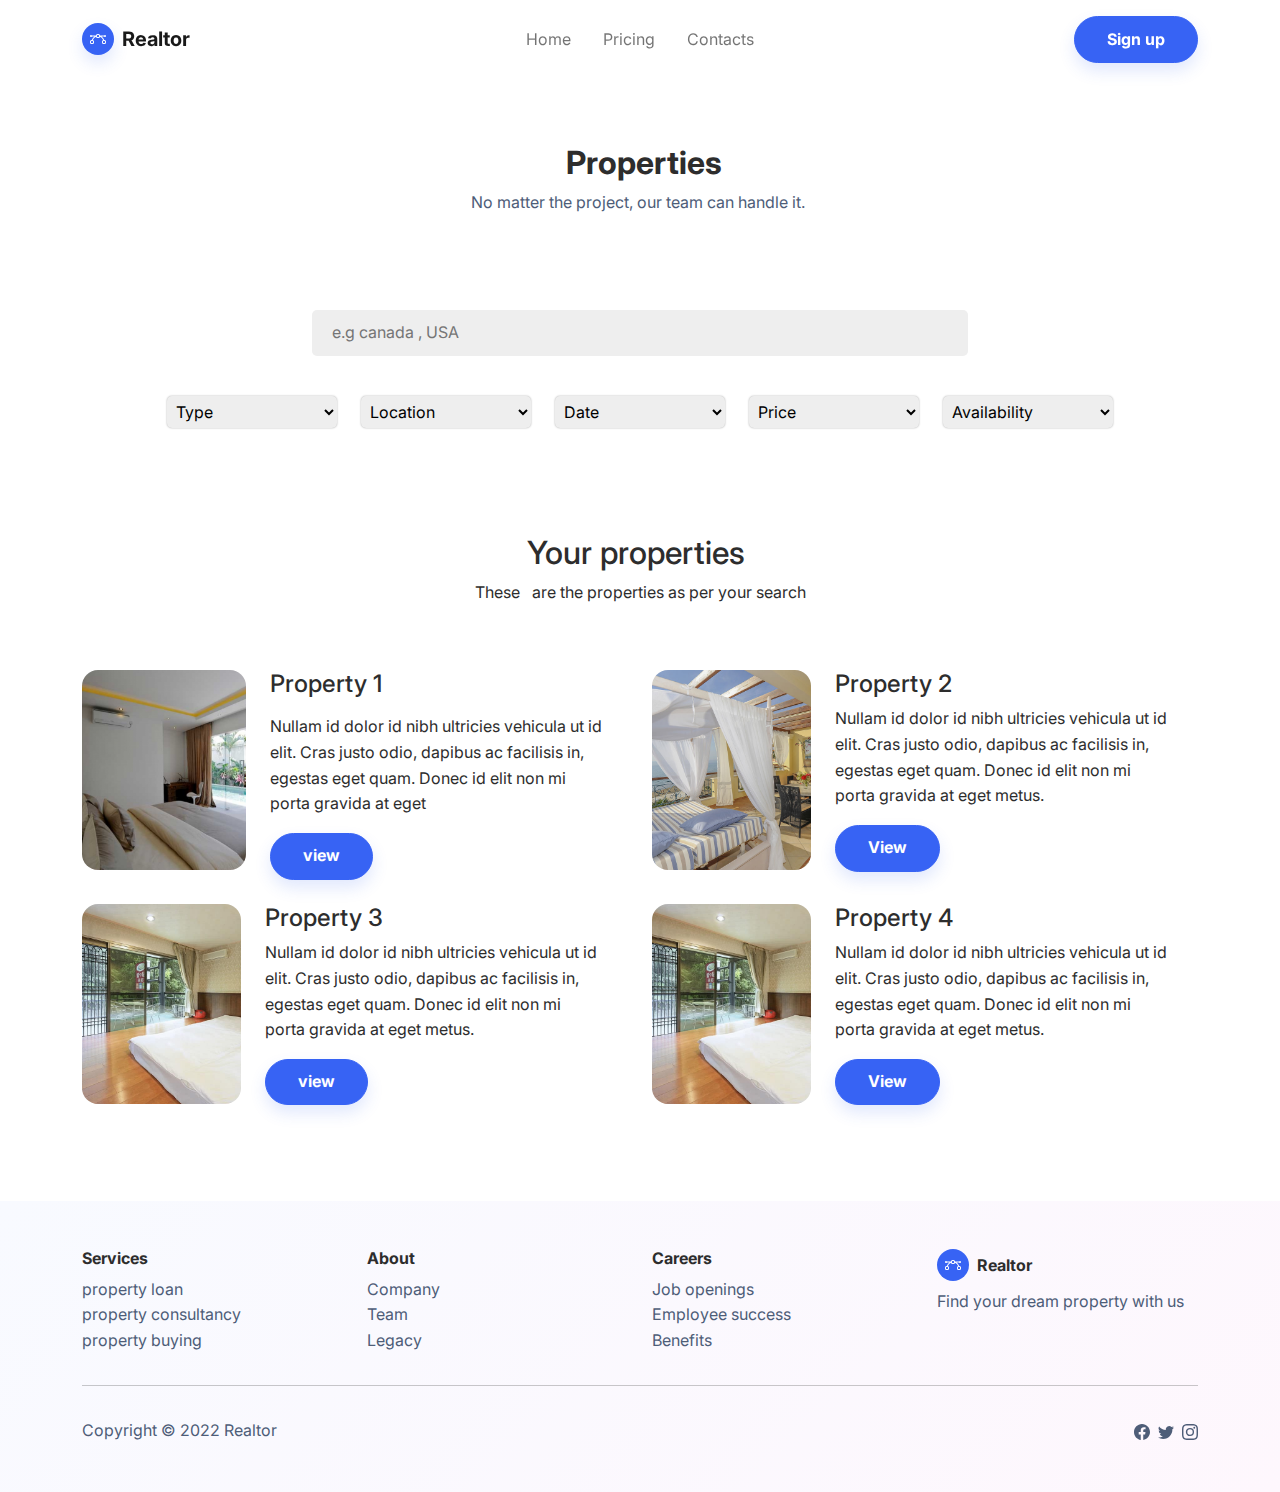
<file: products.html>
<!DOCTYPE html><html lang="en"><head><meta charset="utf-8"><meta name="viewport" content="width=device-width, initial-scale=1.0, shrink-to-fit=no"><title>Products - Brand</title><link rel="stylesheet" href="assets/bootstrap/css/bootstrap.min.css?h=6e481cf736b3c4ee4edf464e9d066835"><link rel="stylesheet" href="https://fonts.googleapis.com/css?family=Inter:300italic,400italic,600italic,700italic,800italic,400,300,600,700,800&amp;display=swap"><link rel="stylesheet" href="assets/css/styles.min.css?h=7b57e4e8bc94a21773918e3ecf93cc70"></head><body><!-- Start: Navbar Centered Links --><nav class="navbar navbar-light navbar-expand-md fixed-top navbar-shrink py-3" id="mainNav"><div class="container"><a class="navbar-brand d-flex align-items-center" href="/"><span class="bs-icon-sm bs-icon-circle bs-icon-primary shadow d-flex justify-content-center align-items-center me-2 bs-icon"><svg xmlns="http://www.w3.org/2000/svg" width="1em" height="1em" fill="currentColor" viewBox="0 0 16 16" class="bi bi-bezier">
  <path fill-rule="evenodd" d="M0 10.5A1.5 1.5 0 0 1 1.5 9h1A1.5 1.5 0 0 1 4 10.5v1A1.5 1.5 0 0 1 2.5 13h-1A1.5 1.5 0 0 1 0 11.5v-1zm1.5-.5a.5.5 0 0 0-.5.5v1a.5.5 0 0 0 .5.5h1a.5.5 0 0 0 .5-.5v-1a.5.5 0 0 0-.5-.5h-1zm10.5.5A1.5 1.5 0 0 1 13.5 9h1a1.5 1.5 0 0 1 1.5 1.5v1a1.5 1.5 0 0 1-1.5 1.5h-1a1.5 1.5 0 0 1-1.5-1.5v-1zm1.5-.5a.5.5 0 0 0-.5.5v1a.5.5 0 0 0 .5.5h1a.5.5 0 0 0 .5-.5v-1a.5.5 0 0 0-.5-.5h-1zM6 4.5A1.5 1.5 0 0 1 7.5 3h1A1.5 1.5 0 0 1 10 4.5v1A1.5 1.5 0 0 1 8.5 7h-1A1.5 1.5 0 0 1 6 5.5v-1zM7.5 4a.5.5 0 0 0-.5.5v1a.5.5 0 0 0 .5.5h1a.5.5 0 0 0 .5-.5v-1a.5.5 0 0 0-.5-.5h-1z"></path>
  <path d="M6 4.5H1.866a1 1 0 1 0 0 1h2.668A6.517 6.517 0 0 0 1.814 9H2.5c.123 0 .244.015.358.043a5.517 5.517 0 0 1 3.185-3.185A1.503 1.503 0 0 1 6 5.5v-1zm3.957 1.358A1.5 1.5 0 0 0 10 5.5v-1h4.134a1 1 0 1 1 0 1h-2.668a6.517 6.517 0 0 1 2.72 3.5H13.5c-.123 0-.243.015-.358.043a5.517 5.517 0 0 0-3.185-3.185z"></path>
</svg></span><span>Realtor</span></a><button data-bs-toggle="collapse" class="navbar-toggler" data-bs-target="#navcol-1"><span class="visually-hidden">Toggle navigation</span><span class="navbar-toggler-icon"></span></button><div class="collapse navbar-collapse" id="navcol-1"><ul class="navbar-nav mx-auto"><li class="nav-item"><a class="nav-link" href="index.html">Home</a></li><li class="nav-item"><a class="nav-link" href="products.html">Pricing</a></li><li class="nav-item"><a class="nav-link" href="contacts.html">Contacts</a></li></ul><a class="btn btn-primary shadow" role="button" href="signup.html">Sign up</a></div></div></nav><!-- End: Navbar Centered Links --><section class="py-5 mt-5"><!-- Start: Team --><div class="container py-5"><div class="row mb-4 mb-lg-5"><div class="col-md-8 col-xl-6 text-center mx-auto"><h2 class="fw-bold">&nbsp;Properties</h2><p class="text-muted w-lg-50">No matter the project, our team can handle it.&nbsp;</p></div></div><div class="row mx-auto" style="/*max-width: 700px;*/"><div class="col"><!-- Start: Filter --><div class="filter">
    <form>
        <input placeholder="e.g canada , USA"></input><br>
        <select>
             <option value="">Type</option>
        </select>
    <select>
             <option value="">Location</option>
        </select>
    <select>
             <option value="">Date</option>
        </select>
    <select>
             <option value="">Price</option>
        </select>
    <select>
             <option value="">Availability</option>
        </select>
    
    
    </form>
</div><!-- End: Filter --></div></div></div><!-- End: Team --><!-- Start: Projects Grid Horizontal --><div class="container py-4 py-xl-5"><div class="row mb-5"><div class="col-md-8 col-xl-6 text-center mx-auto"><h2>Your properties&nbsp;</h2><p class="w-lg-50">These&nbsp; &nbsp;are the properties as per your search</p></div></div><div class="row gy-4 row-cols-1 row-cols-md-2"><div class="col"><div class="d-flex flex-column flex-lg-row"><div class="w-100"><img class="rounded img-fluid d-block w-100 fit-cover" style="height: 200px;" src="assets/img/bed-1-1.jpg?h=0a2758906250faf58ad920f04a0564fc"></div><div class="py-4 py-lg-0 px-lg-4"><h4>Property 1</h4><p></p><p>Nullam id dolor id nibh ultricies vehicula ut id elit. Cras justo odio, dapibus ac facilisis in, egestas eget quam. Donec id elit non mi porta gravida at eget&nbsp;</p><a class="btn btn-primary shadow" role="button" href="pricing.html">view</a></div></div></div><div class="col"><div class="d-flex flex-column flex-lg-row"><div class="w-100"><img class="rounded img-fluid d-block w-100 fit-cover" style="height: 200px;" src="assets/img/bed-2-1.jpg?h=6bcb04d7969f25d7e40fab8241cf7a5d"></div><div class="py-4 py-lg-0 px-lg-4"><h4>Property 2</h4><p>Nullam id dolor id nibh ultricies vehicula ut id elit. Cras justo odio, dapibus ac facilisis in, egestas eget quam. Donec id elit non mi porta gravida at eget metus.</p><a class="btn btn-primary shadow" role="button" href="pricing-una.html">View</a></div></div></div><div class="col"><div class="d-flex flex-column flex-lg-row"><div class="w-100"><img class="rounded img-fluid d-block w-100 fit-cover" style="height: 200px;" src="assets/img/bed-3-1.jpg?h=5707f8d5d9511d5e7658a661757c92e0"></div><div class="py-4 py-lg-0 px-lg-4"><h4>Property 3</h4><p>Nullam id dolor id nibh ultricies vehicula ut id elit. Cras justo odio, dapibus ac facilisis in, egestas eget quam. Donec id elit non mi porta gravida at eget metus.</p><a class="btn btn-primary shadow" role="button" href="pricing.html">view</a></div></div></div><div class="col"><div class="d-flex flex-column flex-lg-row"><div class="w-100"><img class="rounded img-fluid d-block w-100 fit-cover" style="height: 200px;" src="assets/img/bed-3-1.jpg?h=5707f8d5d9511d5e7658a661757c92e0"></div><div class="py-4 py-lg-0 px-lg-4"><h4>Property 4</h4><p>Nullam id dolor id nibh ultricies vehicula ut id elit. Cras justo odio, dapibus ac facilisis in, egestas eget quam. Donec id elit non mi porta gravida at eget metus.</p><a class="btn btn-primary shadow" role="button" href="pricing-una.html">View</a></div></div></div></div></div><!-- End: Projects Grid Horizontal --></section><!-- Start: Footer Multi Column --><footer class="bg-primary-gradient"><div class="container py-4 py-lg-5"><div class="row justify-content-center"><!-- Start: Services --><div class="col-sm-4 col-md-3 text-center text-lg-start d-flex flex-column item"><h3 class="fs-6 fw-bold">Services</h3><ul class="list-unstyled"><li><a href="#">property loan</a></li><li><a href="#">property consultancy</a></li><li><a href="#">property buying</a></li></ul></div><!-- End: Services --><!-- Start: About --><div class="col-sm-4 col-md-3 text-center text-lg-start d-flex flex-column item"><h3 class="fs-6 fw-bold">About</h3><ul class="list-unstyled"><li><a href="#">Company</a></li><li><a href="#">Team</a></li><li><a href="#">Legacy</a></li></ul></div><!-- End: About --><!-- Start: Careers --><div class="col-sm-4 col-md-3 text-center text-lg-start d-flex flex-column item"><h3 class="fs-6 fw-bold">Careers</h3><ul class="list-unstyled"><li><a href="#">Job openings</a></li><li><a href="#">Employee success</a></li><li><a href="#">Benefits</a></li></ul></div><!-- End: Careers --><!-- Start: Social Icons --><div class="col-lg-3 text-center text-lg-start d-flex flex-column align-items-center order-first align-items-lg-start order-lg-last item social"><div class="fw-bold d-flex align-items-center mb-2"><span class="bs-icon-sm bs-icon-circle bs-icon-primary d-flex justify-content-center align-items-center bs-icon me-2"><svg xmlns="http://www.w3.org/2000/svg" width="1em" height="1em" fill="currentColor" viewBox="0 0 16 16" class="bi bi-bezier">
  <path fill-rule="evenodd" d="M0 10.5A1.5 1.5 0 0 1 1.5 9h1A1.5 1.5 0 0 1 4 10.5v1A1.5 1.5 0 0 1 2.5 13h-1A1.5 1.5 0 0 1 0 11.5v-1zm1.5-.5a.5.5 0 0 0-.5.5v1a.5.5 0 0 0 .5.5h1a.5.5 0 0 0 .5-.5v-1a.5.5 0 0 0-.5-.5h-1zm10.5.5A1.5 1.5 0 0 1 13.5 9h1a1.5 1.5 0 0 1 1.5 1.5v1a1.5 1.5 0 0 1-1.5 1.5h-1a1.5 1.5 0 0 1-1.5-1.5v-1zm1.5-.5a.5.5 0 0 0-.5.5v1a.5.5 0 0 0 .5.5h1a.5.5 0 0 0 .5-.5v-1a.5.5 0 0 0-.5-.5h-1zM6 4.5A1.5 1.5 0 0 1 7.5 3h1A1.5 1.5 0 0 1 10 4.5v1A1.5 1.5 0 0 1 8.5 7h-1A1.5 1.5 0 0 1 6 5.5v-1zM7.5 4a.5.5 0 0 0-.5.5v1a.5.5 0 0 0 .5.5h1a.5.5 0 0 0 .5-.5v-1a.5.5 0 0 0-.5-.5h-1z"></path>
  <path d="M6 4.5H1.866a1 1 0 1 0 0 1h2.668A6.517 6.517 0 0 0 1.814 9H2.5c.123 0 .244.015.358.043a5.517 5.517 0 0 1 3.185-3.185A1.503 1.503 0 0 1 6 5.5v-1zm3.957 1.358A1.5 1.5 0 0 0 10 5.5v-1h4.134a1 1 0 1 1 0 1h-2.668a6.517 6.517 0 0 1 2.72 3.5H13.5c-.123 0-.243.015-.358.043a5.517 5.517 0 0 0-3.185-3.185z"></path>
</svg></span><span>Realtor</span></div><p class="text-muted copyright">Find your dream property with us&nbsp;</p></div><!-- End: Social Icons --></div><hr><div class="text-muted d-flex justify-content-between align-items-center pt-3"><p class="mb-0">Copyright © 2022 Realtor</p><ul class="list-inline mb-0"><li class="list-inline-item"><svg xmlns="http://www.w3.org/2000/svg" width="1em" height="1em" fill="currentColor" viewBox="0 0 16 16" class="bi bi-facebook">
  <path d="M16 8.049c0-4.446-3.582-8.05-8-8.05C3.58 0-.002 3.603-.002 8.05c0 4.017 2.926 7.347 6.75 7.951v-5.625h-2.03V8.05H6.75V6.275c0-2.017 1.195-3.131 3.022-3.131.876 0 1.791.157 1.791.157v1.98h-1.009c-.993 0-1.303.621-1.303 1.258v1.51h2.218l-.354 2.326H9.25V16c3.824-.604 6.75-3.934 6.75-7.951z"></path>
</svg></li><li class="list-inline-item"><svg xmlns="http://www.w3.org/2000/svg" width="1em" height="1em" fill="currentColor" viewBox="0 0 16 16" class="bi bi-twitter">
  <path d="M5.026 15c6.038 0 9.341-5.003 9.341-9.334 0-.14 0-.282-.006-.422A6.685 6.685 0 0 0 16 3.542a6.658 6.658 0 0 1-1.889.518 3.301 3.301 0 0 0 1.447-1.817 6.533 6.533 0 0 1-2.087.793A3.286 3.286 0 0 0 7.875 6.03a9.325 9.325 0 0 1-6.767-3.429 3.289 3.289 0 0 0 1.018 4.382A3.323 3.323 0 0 1 .64 6.575v.045a3.288 3.288 0 0 0 2.632 3.218 3.203 3.203 0 0 1-.865.115 3.23 3.23 0 0 1-.614-.057 3.283 3.283 0 0 0 3.067 2.277A6.588 6.588 0 0 1 .78 13.58a6.32 6.32 0 0 1-.78-.045A9.344 9.344 0 0 0 5.026 15z"></path>
</svg></li><li class="list-inline-item"><svg xmlns="http://www.w3.org/2000/svg" width="1em" height="1em" fill="currentColor" viewBox="0 0 16 16" class="bi bi-instagram">
  <path d="M8 0C5.829 0 5.556.01 4.703.048 3.85.088 3.269.222 2.76.42a3.917 3.917 0 0 0-1.417.923A3.927 3.927 0 0 0 .42 2.76C.222 3.268.087 3.85.048 4.7.01 5.555 0 5.827 0 8.001c0 2.172.01 2.444.048 3.297.04.852.174 1.433.372 1.942.205.526.478.972.923 1.417.444.445.89.719 1.416.923.51.198 1.09.333 1.942.372C5.555 15.99 5.827 16 8 16s2.444-.01 3.298-.048c.851-.04 1.434-.174 1.943-.372a3.916 3.916 0 0 0 1.416-.923c.445-.445.718-.891.923-1.417.197-.509.332-1.09.372-1.942C15.99 10.445 16 10.173 16 8s-.01-2.445-.048-3.299c-.04-.851-.175-1.433-.372-1.941a3.926 3.926 0 0 0-.923-1.417A3.911 3.911 0 0 0 13.24.42c-.51-.198-1.092-.333-1.943-.372C10.443.01 10.172 0 7.998 0h.003zm-.717 1.442h.718c2.136 0 2.389.007 3.232.046.78.035 1.204.166 1.486.275.373.145.64.319.92.599.28.28.453.546.598.92.11.281.24.705.275 1.485.039.843.047 1.096.047 3.231s-.008 2.389-.047 3.232c-.035.78-.166 1.203-.275 1.485a2.47 2.47 0 0 1-.599.919c-.28.28-.546.453-.92.598-.28.11-.704.24-1.485.276-.843.038-1.096.047-3.232.047s-2.39-.009-3.233-.047c-.78-.036-1.203-.166-1.485-.276a2.478 2.478 0 0 1-.92-.598 2.48 2.48 0 0 1-.6-.92c-.109-.281-.24-.705-.275-1.485-.038-.843-.046-1.096-.046-3.233 0-2.136.008-2.388.046-3.231.036-.78.166-1.204.276-1.486.145-.373.319-.64.599-.92.28-.28.546-.453.92-.598.282-.11.705-.24 1.485-.276.738-.034 1.024-.044 2.515-.045v.002zm4.988 1.328a.96.96 0 1 0 0 1.92.96.96 0 0 0 0-1.92zm-4.27 1.122a4.109 4.109 0 1 0 0 8.217 4.109 4.109 0 0 0 0-8.217zm0 1.441a2.667 2.667 0 1 1 0 5.334 2.667 2.667 0 0 1 0-5.334z"></path>
</svg></li></ul></div></div></footer><!-- End: Footer Multi Column --><script src="assets/js/jquery.min.js?h=84e399b8f2181ccd73394fdeddff1638"></script><script src="assets/bootstrap/js/bootstrap.min.js?h=5488c86a1260428f0c13c0f8fb06bf6a"></script><script src="assets/js/script.min.js?h=2d5c83a0b230af4e0f7b277aff5d5fd7"></script></body></html>
</file>
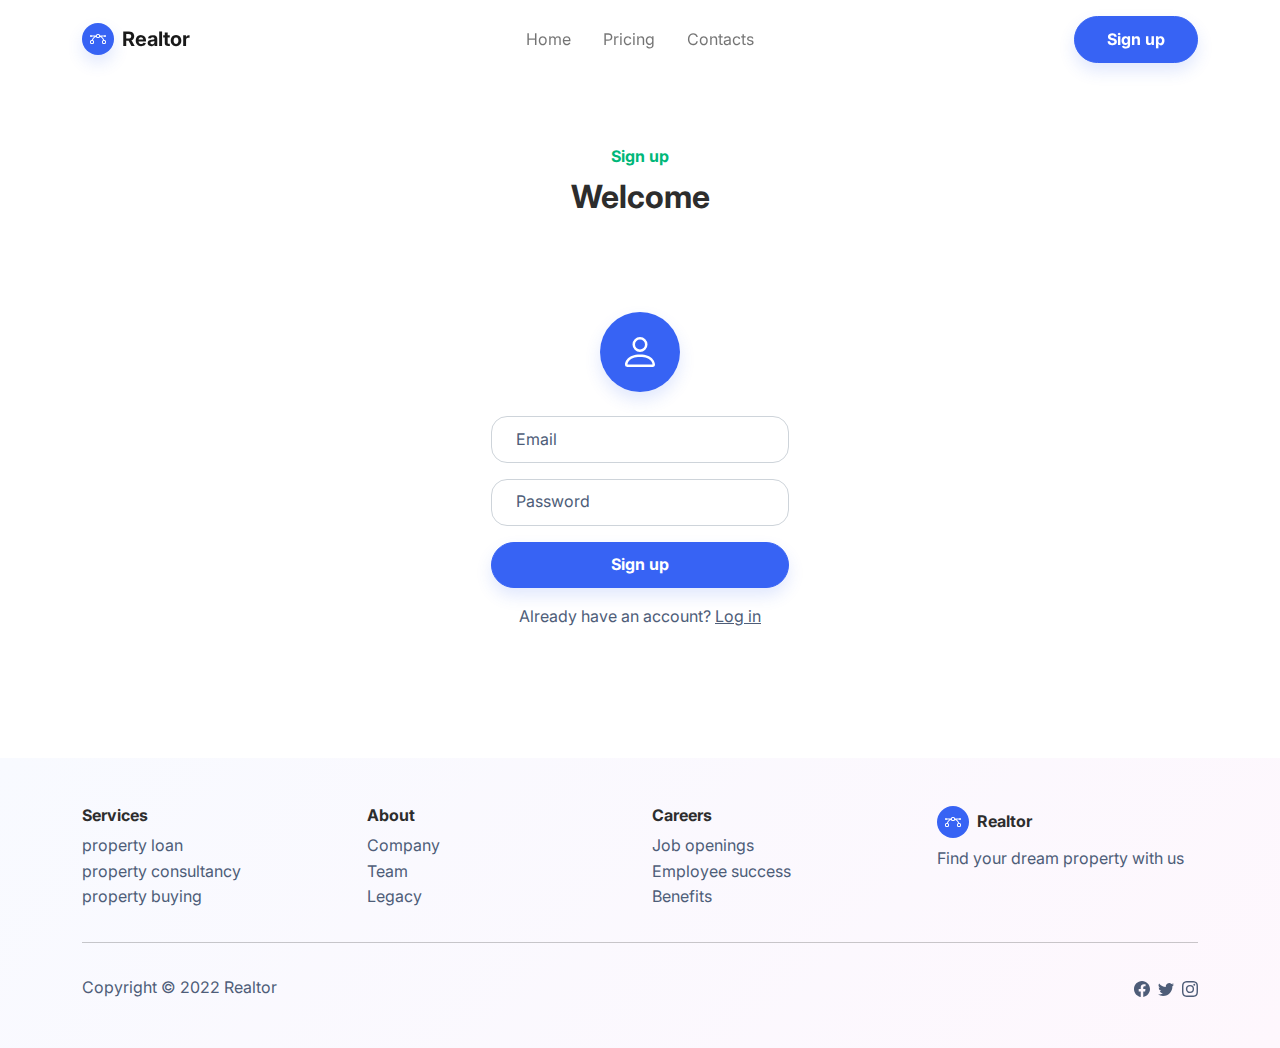
<file: signup.html>
<!DOCTYPE html><html lang="en"><head><meta charset="utf-8"><meta name="viewport" content="width=device-width, initial-scale=1.0, shrink-to-fit=no"><title>Sign up - Brand</title><link rel="stylesheet" href="assets/bootstrap/css/bootstrap.min.css?h=6e481cf736b3c4ee4edf464e9d066835"><link rel="stylesheet" href="https://fonts.googleapis.com/css?family=Inter:300italic,400italic,600italic,700italic,800italic,400,300,600,700,800&amp;display=swap"><link rel="stylesheet" href="assets/css/styles.min.css?h=7b57e4e8bc94a21773918e3ecf93cc70"></head><body><!-- Start: Navbar Centered Links --><nav class="navbar navbar-light navbar-expand-md fixed-top navbar-shrink py-3" id="mainNav"><div class="container"><a class="navbar-brand d-flex align-items-center" href="/"><span class="bs-icon-sm bs-icon-circle bs-icon-primary shadow d-flex justify-content-center align-items-center me-2 bs-icon"><svg xmlns="http://www.w3.org/2000/svg" width="1em" height="1em" fill="currentColor" viewBox="0 0 16 16" class="bi bi-bezier">
  <path fill-rule="evenodd" d="M0 10.5A1.5 1.5 0 0 1 1.5 9h1A1.5 1.5 0 0 1 4 10.5v1A1.5 1.5 0 0 1 2.5 13h-1A1.5 1.5 0 0 1 0 11.5v-1zm1.5-.5a.5.5 0 0 0-.5.5v1a.5.5 0 0 0 .5.5h1a.5.5 0 0 0 .5-.5v-1a.5.5 0 0 0-.5-.5h-1zm10.5.5A1.5 1.5 0 0 1 13.5 9h1a1.5 1.5 0 0 1 1.5 1.5v1a1.5 1.5 0 0 1-1.5 1.5h-1a1.5 1.5 0 0 1-1.5-1.5v-1zm1.5-.5a.5.5 0 0 0-.5.5v1a.5.5 0 0 0 .5.5h1a.5.5 0 0 0 .5-.5v-1a.5.5 0 0 0-.5-.5h-1zM6 4.5A1.5 1.5 0 0 1 7.5 3h1A1.5 1.5 0 0 1 10 4.5v1A1.5 1.5 0 0 1 8.5 7h-1A1.5 1.5 0 0 1 6 5.5v-1zM7.5 4a.5.5 0 0 0-.5.5v1a.5.5 0 0 0 .5.5h1a.5.5 0 0 0 .5-.5v-1a.5.5 0 0 0-.5-.5h-1z"></path>
  <path d="M6 4.5H1.866a1 1 0 1 0 0 1h2.668A6.517 6.517 0 0 0 1.814 9H2.5c.123 0 .244.015.358.043a5.517 5.517 0 0 1 3.185-3.185A1.503 1.503 0 0 1 6 5.5v-1zm3.957 1.358A1.5 1.5 0 0 0 10 5.5v-1h4.134a1 1 0 1 1 0 1h-2.668a6.517 6.517 0 0 1 2.72 3.5H13.5c-.123 0-.243.015-.358.043a5.517 5.517 0 0 0-3.185-3.185z"></path>
</svg></span><span>Realtor</span></a><button data-bs-toggle="collapse" class="navbar-toggler" data-bs-target="#navcol-1"><span class="visually-hidden">Toggle navigation</span><span class="navbar-toggler-icon"></span></button><div class="collapse navbar-collapse" id="navcol-1"><ul class="navbar-nav mx-auto"><li class="nav-item"><a class="nav-link" href="index.html">Home</a></li><li class="nav-item"><a class="nav-link" href="products.html">Pricing</a></li><li class="nav-item"><a class="nav-link" href="contacts.html">Contacts</a></li></ul><a class="btn btn-primary shadow" role="button" href="signup.html">Sign up</a></div></div></nav><!-- End: Navbar Centered Links --><section class="py-5 mt-5"><div class="container py-5"><div class="row mb-4 mb-lg-5"><div class="col-md-8 col-xl-6 text-center mx-auto"><p class="fw-bold text-success mb-2">Sign up</p><h2 class="fw-bold">Welcome</h2></div></div><div class="row d-flex justify-content-center"><div class="col-md-6 col-xl-4"><div class="card"><div class="card-body text-center d-flex flex-column align-items-center"><div class="bs-icon-xl bs-icon-circle bs-icon-primary shadow bs-icon my-4"><svg xmlns="http://www.w3.org/2000/svg" width="1em" height="1em" fill="currentColor" viewBox="0 0 16 16" class="bi bi-person">
  <path d="M8 8a3 3 0 1 0 0-6 3 3 0 0 0 0 6zm2-3a2 2 0 1 1-4 0 2 2 0 0 1 4 0zm4 8c0 1-1 1-1 1H3s-1 0-1-1 1-4 6-4 6 3 6 4zm-1-.004c-.001-.246-.154-.986-.832-1.664C11.516 10.68 10.289 10 8 10c-2.29 0-3.516.68-4.168 1.332-.678.678-.83 1.418-.832 1.664h10z"></path>
</svg></div><form method="post"><div class="mb-3"><input class="form-control" type="email" name="email" placeholder="Email"></div><div class="mb-3"><input class="form-control" type="password" name="password" placeholder="Password"></div><div class="mb-3"><button class="btn btn-primary shadow d-block w-100" type="submit">Sign up</button></div><p class="text-muted">Already have an account?&nbsp;<a href="login.html">Log in</a></p></form></div></div></div></div></div></section><!-- Start: Footer Multi Column --><footer class="bg-primary-gradient"><div class="container py-4 py-lg-5"><div class="row justify-content-center"><!-- Start: Services --><div class="col-sm-4 col-md-3 text-center text-lg-start d-flex flex-column item"><h3 class="fs-6 fw-bold">Services</h3><ul class="list-unstyled"><li><a href="#">property loan</a></li><li><a href="#">property consultancy</a></li><li><a href="#">property buying</a></li></ul></div><!-- End: Services --><!-- Start: About --><div class="col-sm-4 col-md-3 text-center text-lg-start d-flex flex-column item"><h3 class="fs-6 fw-bold">About</h3><ul class="list-unstyled"><li><a href="#">Company</a></li><li><a href="#">Team</a></li><li><a href="#">Legacy</a></li></ul></div><!-- End: About --><!-- Start: Careers --><div class="col-sm-4 col-md-3 text-center text-lg-start d-flex flex-column item"><h3 class="fs-6 fw-bold">Careers</h3><ul class="list-unstyled"><li><a href="#">Job openings</a></li><li><a href="#">Employee success</a></li><li><a href="#">Benefits</a></li></ul></div><!-- End: Careers --><!-- Start: Social Icons --><div class="col-lg-3 text-center text-lg-start d-flex flex-column align-items-center order-first align-items-lg-start order-lg-last item social"><div class="fw-bold d-flex align-items-center mb-2"><span class="bs-icon-sm bs-icon-circle bs-icon-primary d-flex justify-content-center align-items-center bs-icon me-2"><svg xmlns="http://www.w3.org/2000/svg" width="1em" height="1em" fill="currentColor" viewBox="0 0 16 16" class="bi bi-bezier">
  <path fill-rule="evenodd" d="M0 10.5A1.5 1.5 0 0 1 1.5 9h1A1.5 1.5 0 0 1 4 10.5v1A1.5 1.5 0 0 1 2.5 13h-1A1.5 1.5 0 0 1 0 11.5v-1zm1.5-.5a.5.5 0 0 0-.5.5v1a.5.5 0 0 0 .5.5h1a.5.5 0 0 0 .5-.5v-1a.5.5 0 0 0-.5-.5h-1zm10.5.5A1.5 1.5 0 0 1 13.5 9h1a1.5 1.5 0 0 1 1.5 1.5v1a1.5 1.5 0 0 1-1.5 1.5h-1a1.5 1.5 0 0 1-1.5-1.5v-1zm1.5-.5a.5.5 0 0 0-.5.5v1a.5.5 0 0 0 .5.5h1a.5.5 0 0 0 .5-.5v-1a.5.5 0 0 0-.5-.5h-1zM6 4.5A1.5 1.5 0 0 1 7.5 3h1A1.5 1.5 0 0 1 10 4.5v1A1.5 1.5 0 0 1 8.5 7h-1A1.5 1.5 0 0 1 6 5.5v-1zM7.5 4a.5.5 0 0 0-.5.5v1a.5.5 0 0 0 .5.5h1a.5.5 0 0 0 .5-.5v-1a.5.5 0 0 0-.5-.5h-1z"></path>
  <path d="M6 4.5H1.866a1 1 0 1 0 0 1h2.668A6.517 6.517 0 0 0 1.814 9H2.5c.123 0 .244.015.358.043a5.517 5.517 0 0 1 3.185-3.185A1.503 1.503 0 0 1 6 5.5v-1zm3.957 1.358A1.5 1.5 0 0 0 10 5.5v-1h4.134a1 1 0 1 1 0 1h-2.668a6.517 6.517 0 0 1 2.72 3.5H13.5c-.123 0-.243.015-.358.043a5.517 5.517 0 0 0-3.185-3.185z"></path>
</svg></span><span>Realtor</span></div><p class="text-muted copyright">Find your dream property with us&nbsp;</p></div><!-- End: Social Icons --></div><hr><div class="text-muted d-flex justify-content-between align-items-center pt-3"><p class="mb-0">Copyright © 2022 Realtor</p><ul class="list-inline mb-0"><li class="list-inline-item"><svg xmlns="http://www.w3.org/2000/svg" width="1em" height="1em" fill="currentColor" viewBox="0 0 16 16" class="bi bi-facebook">
  <path d="M16 8.049c0-4.446-3.582-8.05-8-8.05C3.58 0-.002 3.603-.002 8.05c0 4.017 2.926 7.347 6.75 7.951v-5.625h-2.03V8.05H6.75V6.275c0-2.017 1.195-3.131 3.022-3.131.876 0 1.791.157 1.791.157v1.98h-1.009c-.993 0-1.303.621-1.303 1.258v1.51h2.218l-.354 2.326H9.25V16c3.824-.604 6.75-3.934 6.75-7.951z"></path>
</svg></li><li class="list-inline-item"><svg xmlns="http://www.w3.org/2000/svg" width="1em" height="1em" fill="currentColor" viewBox="0 0 16 16" class="bi bi-twitter">
  <path d="M5.026 15c6.038 0 9.341-5.003 9.341-9.334 0-.14 0-.282-.006-.422A6.685 6.685 0 0 0 16 3.542a6.658 6.658 0 0 1-1.889.518 3.301 3.301 0 0 0 1.447-1.817 6.533 6.533 0 0 1-2.087.793A3.286 3.286 0 0 0 7.875 6.03a9.325 9.325 0 0 1-6.767-3.429 3.289 3.289 0 0 0 1.018 4.382A3.323 3.323 0 0 1 .64 6.575v.045a3.288 3.288 0 0 0 2.632 3.218 3.203 3.203 0 0 1-.865.115 3.23 3.23 0 0 1-.614-.057 3.283 3.283 0 0 0 3.067 2.277A6.588 6.588 0 0 1 .78 13.58a6.32 6.32 0 0 1-.78-.045A9.344 9.344 0 0 0 5.026 15z"></path>
</svg></li><li class="list-inline-item"><svg xmlns="http://www.w3.org/2000/svg" width="1em" height="1em" fill="currentColor" viewBox="0 0 16 16" class="bi bi-instagram">
  <path d="M8 0C5.829 0 5.556.01 4.703.048 3.85.088 3.269.222 2.76.42a3.917 3.917 0 0 0-1.417.923A3.927 3.927 0 0 0 .42 2.76C.222 3.268.087 3.85.048 4.7.01 5.555 0 5.827 0 8.001c0 2.172.01 2.444.048 3.297.04.852.174 1.433.372 1.942.205.526.478.972.923 1.417.444.445.89.719 1.416.923.51.198 1.09.333 1.942.372C5.555 15.99 5.827 16 8 16s2.444-.01 3.298-.048c.851-.04 1.434-.174 1.943-.372a3.916 3.916 0 0 0 1.416-.923c.445-.445.718-.891.923-1.417.197-.509.332-1.09.372-1.942C15.99 10.445 16 10.173 16 8s-.01-2.445-.048-3.299c-.04-.851-.175-1.433-.372-1.941a3.926 3.926 0 0 0-.923-1.417A3.911 3.911 0 0 0 13.24.42c-.51-.198-1.092-.333-1.943-.372C10.443.01 10.172 0 7.998 0h.003zm-.717 1.442h.718c2.136 0 2.389.007 3.232.046.78.035 1.204.166 1.486.275.373.145.64.319.92.599.28.28.453.546.598.92.11.281.24.705.275 1.485.039.843.047 1.096.047 3.231s-.008 2.389-.047 3.232c-.035.78-.166 1.203-.275 1.485a2.47 2.47 0 0 1-.599.919c-.28.28-.546.453-.92.598-.28.11-.704.24-1.485.276-.843.038-1.096.047-3.232.047s-2.39-.009-3.233-.047c-.78-.036-1.203-.166-1.485-.276a2.478 2.478 0 0 1-.92-.598 2.48 2.48 0 0 1-.6-.92c-.109-.281-.24-.705-.275-1.485-.038-.843-.046-1.096-.046-3.233 0-2.136.008-2.388.046-3.231.036-.78.166-1.204.276-1.486.145-.373.319-.64.599-.92.28-.28.546-.453.92-.598.282-.11.705-.24 1.485-.276.738-.034 1.024-.044 2.515-.045v.002zm4.988 1.328a.96.96 0 1 0 0 1.92.96.96 0 0 0 0-1.92zm-4.27 1.122a4.109 4.109 0 1 0 0 8.217 4.109 4.109 0 0 0 0-8.217zm0 1.441a2.667 2.667 0 1 1 0 5.334 2.667 2.667 0 0 1 0-5.334z"></path>
</svg></li></ul></div></div></footer><!-- End: Footer Multi Column --><script src="assets/js/jquery.min.js?h=84e399b8f2181ccd73394fdeddff1638"></script><script src="assets/bootstrap/js/bootstrap.min.js?h=5488c86a1260428f0c13c0f8fb06bf6a"></script><script src="assets/js/script.min.js?h=2d5c83a0b230af4e0f7b277aff5d5fd7"></script></body></html>
</file>
<file: assets/css/styles.min.css>
.filter select{width:170px;padding:5px;border-radius:5px;border:none;box-shadow:0 0 2px #aaa;margin:10px;background:#eee}.filter{text-align:center}.filter input{margin:30px;width:60%;padding:10px 20px;border:none;border-radius:5px;background:#eee}*{outline:0}.fit-cover{object-fit:cover}
</file>
